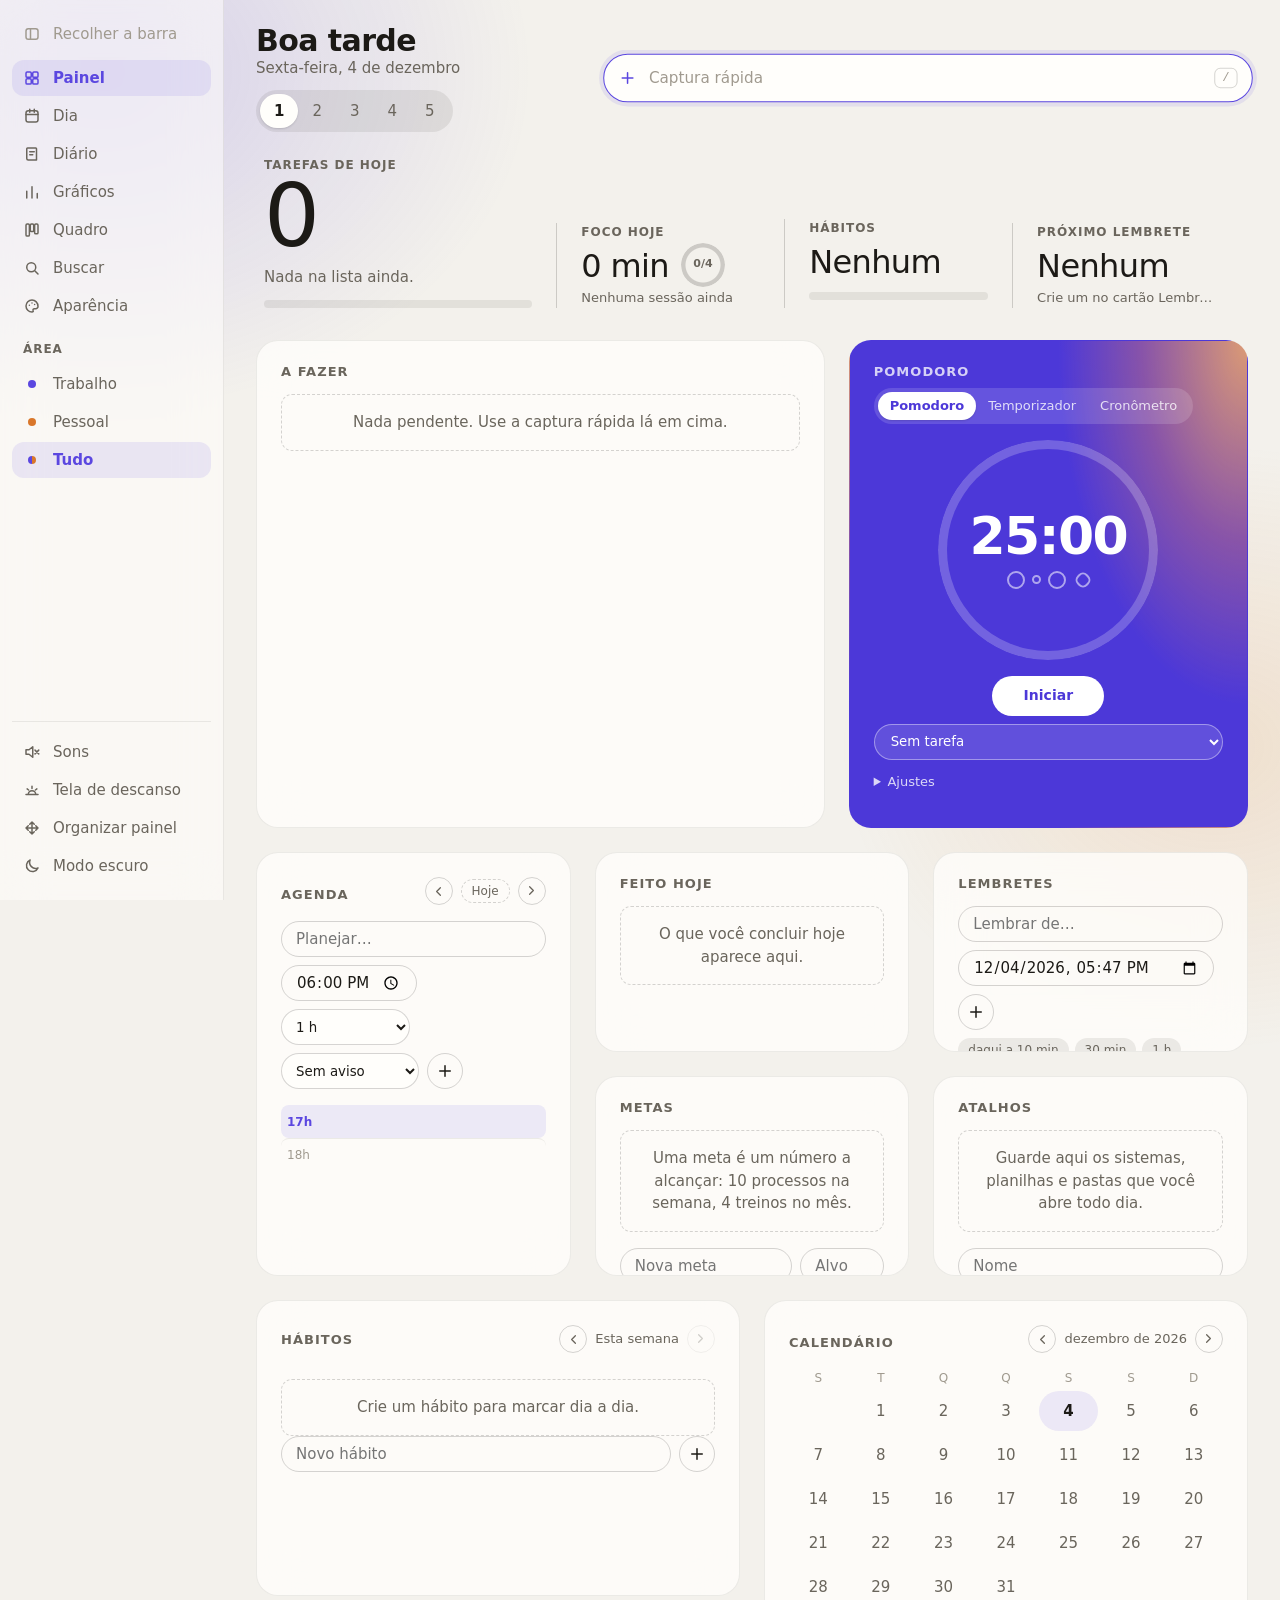
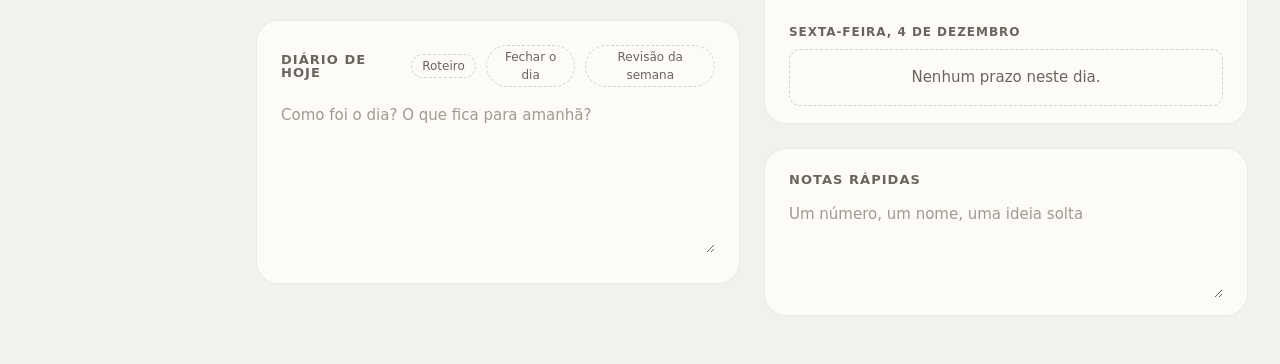
<file: painel/index.html>
<!doctype html>
<html lang="pt-BR">
<head>
<meta charset="utf-8">
<meta name="viewport" content="width=device-width, initial-scale=1">
<title>Recanto</title>
<link rel="stylesheet" href="estilo.css">
<link rel="stylesheet" href="temas.css">
<script src="temas.js"></script>
</head>
<body>
<svg hidden>
  <symbol id="i-check" viewBox="0 0 24 24"><path d="M5 12.5l4.5 4.5L19 7.5"/></symbol>
  <symbol id="i-x" viewBox="0 0 24 24"><path d="M6 6l12 12M18 6L6 18"/></symbol>
  <symbol id="i-cal" viewBox="0 0 24 24"><rect x="4" y="5" width="16" height="15" rx="3"/><path d="M4 10h16M9 3v4M15 3v4"/></symbol>
  <symbol id="i-pega" viewBox="0 0 24 24"><path d="M9 6h.01M15 6h.01M9 12h.01M15 12h.01M9 18h.01M15 18h.01"/></symbol>
  <symbol id="i-mais" viewBox="0 0 24 24"><path d="M12 5v14M5 12h14"/></symbol>
  <symbol id="i-relogio" viewBox="0 0 24 24"><circle cx="12" cy="12" r="8"/><path d="M12 8v4l3 2"/></symbol>
  <symbol id="i-busca" viewBox="0 0 24 24"><circle cx="11" cy="11" r="6"/><path d="M16 16l4 4"/></symbol>
  <symbol id="i-quadro" viewBox="0 0 24 24"><rect x="4" y="4" width="4.5" height="16" rx="1.5"/><rect x="9.75" y="4" width="4.5" height="10" rx="1.5"/><rect x="15.5" y="4" width="4.5" height="13" rx="1.5"/></symbol>
  <symbol id="i-ampulheta" viewBox="0 0 24 24"><path d="M7 4h10M7 20h10M8 4c0 4 8 4 8 8s-8 4-8 8M16 4c0 4-8 4-8 8s8 4 8 8"/></symbol>
  <symbol id="i-repetir" viewBox="0 0 24 24"><path d="M5 9a7 7 0 0 1 12-3l2 2M19 4v4h-4M19 15a7 7 0 0 1-12 3l-2-2M5 20v-4h4"/></symbol>
  <symbol id="i-sino" viewBox="0 0 24 24"><path d="M6 16V11a6 6 0 0 1 12 0v5l1.5 2h-15zM10 20a2 2 0 0 0 4 0"/></symbol>
  <symbol id="i-som" viewBox="0 0 24 24"><path d="M4 9v6h4l5 4V5L8 9zM16 9.5a3.5 3.5 0 0 1 0 5M18.5 7a7 7 0 0 1 0 10"/></symbol>
  <symbol id="i-mudo" viewBox="0 0 24 24"><path d="M4 9v6h4l5 4V5L8 9zM16 9.5l5 5M21 9.5l-5 5"/></symbol>
  <symbol id="i-descanso" viewBox="0 0 24 24"><path d="M4 18h16M7 18a5 5 0 0 1 10 0M12 7v3M5.5 10.5l2 1.5M18.5 10.5l-2 1.5"/></symbol>
  <symbol id="i-anterior" viewBox="0 0 24 24"><path d="M6 6v12M18 6l-9 6 9 6z"/></symbol>
  <symbol id="i-proxima" viewBox="0 0 24 24"><path d="M18 6v12M6 6l9 6-9 6z"/></symbol>
  <symbol id="i-tocar" viewBox="0 0 24 24"><path d="M8 5l11 7-11 7z"/></symbol>
  <symbol id="i-pausar" viewBox="0 0 24 24"><path d="M8 5v14M16 5v14"/></symbol>
  <symbol id="i-menos" viewBox="0 0 24 24"><path d="M5 12h14"/></symbol>
  <symbol id="i-seta" viewBox="0 0 24 24"><path d="M15 6l-6 6 6 6"/></symbol>
  <symbol id="i-painel" viewBox="0 0 24 24"><rect x="4" y="4" width="7" height="7" rx="1.5"/><rect x="13" y="4" width="7" height="7" rx="1.5"/><rect x="4" y="13" width="7" height="7" rx="1.5"/><rect x="13" y="13" width="7" height="7" rx="1.5"/></symbol>
  <symbol id="i-diario" viewBox="0 0 24 24"><path d="M6 4h11a1 1 0 0 1 1 1v15H7a2 2 0 0 1-2-2V5a1 1 0 0 1 1-1zM9 9h6M9 13h4"/></symbol>
  <symbol id="i-graficos" viewBox="0 0 24 24"><path d="M5 20v-9M12 20V5M19 20v-6"/></symbol>
  <symbol id="i-aparencia" viewBox="0 0 24 24"><path d="M12 4a8 8 0 1 0 0 16c1.5 0 2-1 1.5-2-.6-1.3.3-2.5 1.7-2.5H17a3 3 0 0 0 3-3c0-4.7-3.6-8.5-8-8.5z"/><path d="M8.5 11h.01M12 8h.01M15.5 10h.01"/></symbol>
  <symbol id="i-sol" viewBox="0 0 24 24"><circle cx="12" cy="12" r="4"/><path d="M12 3v2M12 19v2M3 12h2M19 12h2M5.6 5.6L7 7M17 17l1.4 1.4M5.6 18.4L7 17M17 7l1.4-1.4"/></symbol>
  <symbol id="i-lua" viewBox="0 0 24 24"><path d="M20 14.5A8 8 0 0 1 9.5 4a8 8 0 1 0 10.5 10.5z"/></symbol>
  <symbol id="i-lado" viewBox="0 0 24 24"><rect x="4" y="5" width="16" height="14" rx="3"/><path d="M10 5v14"/></symbol>
  <symbol id="i-mover" viewBox="0 0 24 24"><path d="M12 4v16M4 12h16M9 7l3-3 3 3M9 17l3 3 3-3M7 9l-3 3 3 3M17 9l3 3-3 3"/></symbol>
  <symbol id="i-baixar" viewBox="0 0 24 24"><path d="M12 4v11M7 11l5 5 5-5M5 20h14"/></symbol>
  <symbol id="i-estrela" viewBox="0 0 24 24"><path d="M12 4l2.5 5.2 5.5.8-4 4 1 5.6-5-2.7-5 2.7 1-5.6-4-4 5.5-.8z"/></symbol>
  <symbol id="i-bandeira" viewBox="0 0 24 24"><path d="M6 21V4M6 5h11l-2 4 2 4H6"/></symbol>
  <symbol id="i-link" viewBox="0 0 24 24"><path d="M10 14a4 4 0 0 0 5.7 0l3-3a4 4 0 0 0-5.7-5.7l-1 1M14 10a4 4 0 0 0-5.7 0l-3 3a4 4 0 0 0 5.7 5.7l1-1"/></symbol>
  <symbol id="i-subir" viewBox="0 0 24 24"><path d="M12 16V5M7 9l5-5 5 5M5 20h14"/></symbol>
  <!-- ícones de atalhos: Material Design Icons (Apache 2.0), ver icones/LEIA.md -->
  <symbol id="i-k-bank-outline" viewBox="0 0 24 24"><g fill="currentColor" stroke="none"><path fill="currentColor" d="M6.5 10h-2v7h2zm6 0h-2v7h2zm8.5 9H2v2h19zm-2.5-9h-2v7h2zm-7-6.74L16.71 6H6.29zm0-2.26L2 6v2h19V6z"/></g></symbol>
  <symbol id="i-k-calendar-month-outline" viewBox="0 0 24 24"><g fill="currentColor" stroke="none"><path fill="currentColor" d="M7 11h2v2H7zm14-6v14c0 1.11-.89 2-2 2H5a2 2 0 0 1-2-2V5c0-1.1.9-2 2-2h1V1h2v2h8V1h2v2h1a2 2 0 0 1 2 2M5 7h14V5H5zm14 12V9H5v10zm-4-6v-2h2v2zm-4 0v-2h2v2zm-4 2h2v2H7zm8 2v-2h2v2zm-4 0v-2h2v2z"/></g></symbol>
  <symbol id="i-k-cart-outline" viewBox="0 0 24 24"><g fill="currentColor" stroke="none"><path fill="currentColor" d="M17 18a2 2 0 0 1 2 2a2 2 0 0 1-2 2a2 2 0 0 1-2-2c0-1.11.89-2 2-2M1 2h3.27l.94 2H20a1 1 0 0 1 1 1c0 .17-.05.34-.12.5l-3.58 6.47c-.34.61-1 1.03-1.75 1.03H8.1l-.9 1.63l-.03.12a.25.25 0 0 0 .25.25H19v2H7a2 2 0 0 1-2-2c0-.35.09-.68.24-.96l1.36-2.45L3 4H1zm6 16a2 2 0 0 1 2 2a2 2 0 0 1-2 2a2 2 0 0 1-2-2c0-1.11.89-2 2-2m9-7l2.78-5H6.14l2.36 5z"/></g></symbol>
  <symbol id="i-k-chat-outline" viewBox="0 0 24 24"><g fill="currentColor" stroke="none"><path fill="currentColor" d="M12 3C6.5 3 2 6.58 2 11a7.22 7.22 0 0 0 2.75 5.5c0 .6-.42 2.17-2.75 4.5c2.37-.11 4.64-1 6.47-2.5c1.14.33 2.34.5 3.53.5c5.5 0 10-3.58 10-8s-4.5-8-10-8m0 14c-4.42 0-8-2.69-8-6s3.58-6 8-6s8 2.69 8 6s-3.58 6-8 6"/></g></symbol>
  <symbol id="i-k-email-outline" viewBox="0 0 24 24"><g fill="currentColor" stroke="none"><path fill="currentColor" d="M22 6c0-1.1-.9-2-2-2H4c-1.1 0-2 .9-2 2v12c0 1.1.9 2 2 2h16c1.1 0 2-.9 2-2zm-2 0l-8 5l-8-5zm0 12H4V8l8 5l8-5z"/></g></symbol>
  <symbol id="i-k-file-document-outline" viewBox="0 0 24 24"><g fill="currentColor" stroke="none"><path fill="currentColor" d="M6 2a2 2 0 0 0-2 2v16a2 2 0 0 0 2 2h12a2 2 0 0 0 2-2V8l-6-6zm0 2h7v5h5v11H6zm2 8v2h8v-2zm0 4v2h5v-2z"/></g></symbol>
  <symbol id="i-k-file-image-outline" viewBox="0 0 24 24"><g fill="currentColor" stroke="none"><path fill="currentColor" d="m14 2l6 6v12a2 2 0 0 1-2 2H6a2 2 0 0 1-2-2V4a2 2 0 0 1 2-2zm4 18V9h-5V4H6v16zm-1-7v6H7l5-5l2 2m-4-5.5A1.5 1.5 0 0 1 8.5 12A1.5 1.5 0 0 1 7 10.5A1.5 1.5 0 0 1 8.5 9a1.5 1.5 0 0 1 1.5 1.5"/></g></symbol>
  <symbol id="i-k-file-outline" viewBox="0 0 24 24"><g fill="currentColor" stroke="none"><path fill="currentColor" d="M14 2H6a2 2 0 0 0-2 2v16a2 2 0 0 0 2 2h12a2 2 0 0 0 2-2V8zm4 18H6V4h7v5h5z"/></g></symbol>
  <symbol id="i-k-file-pdf-box" viewBox="0 0 24 24"><g fill="currentColor" stroke="none"><path fill="currentColor" d="M19 3H5c-1.1 0-2 .9-2 2v14c0 1.1.9 2 2 2h14c1.1 0 2-.9 2-2V5c0-1.1-.9-2-2-2m-9.5 8.5c0 .8-.7 1.5-1.5 1.5H7v2H5.5V9H8c.8 0 1.5.7 1.5 1.5zm5 2c0 .8-.7 1.5-1.5 1.5h-2.5V9H13c.8 0 1.5.7 1.5 1.5zm4-3H17v1h1.5V13H17v2h-1.5V9h3zm-6.5 0h1v3h-1zm-5 0h1v1H7z"/></g></symbol>
  <symbol id="i-k-file-table-outline" viewBox="0 0 24 24"><g fill="currentColor" stroke="none"><path fill="currentColor" d="M14 2H6a2 2 0 0 0-2 2v16a2 2 0 0 0 2 2h12a2 2 0 0 0 2-2V8zm4 18H6V4h7v5h5zm-8-7H7v-2h3zm4 0h-3v-2h3zm-4 3H7v-2h3zm4 0h-3v-2h3zm-4 3H7v-2h3zm4 0h-3v-2h3z"/></g></symbol>
  <symbol id="i-k-folder-outline" viewBox="0 0 24 24"><g fill="currentColor" stroke="none"><path fill="currentColor" d="M20 18H4V8h16m0-2h-8l-2-2H4c-1.11 0-2 .89-2 2v12a2 2 0 0 0 2 2h16a2 2 0 0 0 2-2V8a2 2 0 0 0-2-2"/></g></symbol>
  <symbol id="i-k-github" viewBox="0 0 24 24"><g fill="currentColor" stroke="none"><path fill="currentColor" d="M12 2A10 10 0 0 0 2 12c0 4.42 2.87 8.17 6.84 9.5c.5.08.66-.23.66-.5v-1.69c-2.77.6-3.36-1.34-3.36-1.34c-.46-1.16-1.11-1.47-1.11-1.47c-.91-.62.07-.6.07-.6c1 .07 1.53 1.03 1.53 1.03c.87 1.52 2.34 1.07 2.91.83c.09-.65.35-1.09.63-1.34c-2.22-.25-4.55-1.11-4.55-4.92c0-1.11.38-2 1.03-2.71c-.1-.25-.45-1.29.1-2.64c0 0 .84-.27 2.75 1.02c.79-.22 1.65-.33 2.5-.33s1.71.11 2.5.33c1.91-1.29 2.75-1.02 2.75-1.02c.55 1.35.2 2.39.1 2.64c.65.71 1.03 1.6 1.03 2.71c0 3.82-2.34 4.66-4.57 4.91c.36.31.69.92.69 1.85V21c0 .27.16.59.67.5C19.14 20.16 22 16.42 22 12A10 10 0 0 0 12 2"/></g></symbol>
  <symbol id="i-k-gmail" viewBox="0 0 24 24"><g fill="currentColor" stroke="none"><path fill="currentColor" d="M20 18h-2V9.25L12 13L6 9.25V18H4V6h1.2l6.8 4.25L18.8 6H20m0-2H4c-1.11 0-2 .89-2 2v12a2 2 0 0 0 2 2h16a2 2 0 0 0 2-2V6a2 2 0 0 0-2-2"/></g></symbol>
  <symbol id="i-k-google" viewBox="0 0 24 24"><g fill="currentColor" stroke="none"><path fill="currentColor" d="M21.35 11.1h-9.17v2.73h6.51c-.33 3.81-3.5 5.44-6.5 5.44C8.36 19.27 5 16.25 5 12c0-4.1 3.2-7.27 7.2-7.27c3.09 0 4.9 1.97 4.9 1.97L19 4.72S16.56 2 12.1 2C6.42 2 2.03 6.8 2.03 12c0 5.05 4.13 10 10.22 10c5.35 0 9.25-3.67 9.25-9.09c0-1.15-.15-1.81-.15-1.81"/></g></symbol>
  <symbol id="i-k-google-drive" viewBox="0 0 24 24"><g fill="currentColor" stroke="none"><path fill="currentColor" d="M7.71 3.5L1.15 15l3.43 6l6.55-11.5M9.73 15L6.3 21h13.12l3.43-6m-.57-1L15.42 2H8.57l6.86 12z"/></g></symbol>
  <symbol id="i-k-google-spreadsheet" viewBox="0 0 24 24"><g fill="currentColor" stroke="none"><path fill="currentColor" d="M19 11V9h-8V5H9v4H5v2h4v8h2v-8zm0-8c.5 0 1 .2 1.39.61C20.8 4 21 4.5 21 5v14c0 .5-.2 1-.61 1.39c-.39.41-.89.61-1.39.61H5c-.5 0-1-.2-1.39-.61C3.2 20 3 19.5 3 19V5c0-.5.2-1 .61-1.39C4 3.2 4.5 3 5 3z"/></g></symbol>
  <symbol id="i-k-google-translate" viewBox="0 0 24 24"><g fill="currentColor" stroke="none"><path fill="currentColor" d="M20 5h-9.12L10 2H4a2 2 0 0 0-2 2v13a2 2 0 0 0 2 2h7l1 3h8a2 2 0 0 0 2-2V7a2 2 0 0 0-2-2M7.17 14.59a4.09 4.09 0 0 1-4.09-4.09a4.09 4.09 0 0 1 4.09-4.09c1.04 0 1.99.37 2.74 1.09l.09.04l-1.25 1.18l-.06-.05c-.29-.27-.78-.59-1.52-.59c-1.31 0-2.38 1.09-2.38 2.42s1.07 2.42 2.38 2.42c1.37 0 1.96-.87 2.12-1.46H7.08V9.91h3.95l.01.09c.04.19.05.38.05.59c0 2.35-1.59 4-3.92 4m6.03-1.71c.33.62.74 1.18 1.19 1.7l-.54.53zm.77-.76H13l-.33-1.04h3.99s-.34 1.31-1.56 2.74c-.52-.62-.89-1.23-1.13-1.7M21 20a1 1 0 0 1-1 1h-7l2-2l-.81-2.77l.92-.92L17.79 18l.71-.73l-2.69-2.68c.9-1.03 1.6-2.25 1.92-3.51H19v-1.04h-3.64V9h-1.04v1.04h-1.96L11.18 6H20a1 1 0 0 1 1 1z"/></g></symbol>
  <symbol id="i-k-instagram" viewBox="0 0 24 24"><g fill="currentColor" stroke="none"><path fill="currentColor" d="M7.8 2h8.4C19.4 2 22 4.6 22 7.8v8.4a5.8 5.8 0 0 1-5.8 5.8H7.8C4.6 22 2 19.4 2 16.2V7.8A5.8 5.8 0 0 1 7.8 2m-.2 2A3.6 3.6 0 0 0 4 7.6v8.8C4 18.39 5.61 20 7.6 20h8.8a3.6 3.6 0 0 0 3.6-3.6V7.6C20 5.61 18.39 4 16.4 4zm9.65 1.5a1.25 1.25 0 0 1 1.25 1.25A1.25 1.25 0 0 1 17.25 8A1.25 1.25 0 0 1 16 6.75a1.25 1.25 0 0 1 1.25-1.25M12 7a5 5 0 0 1 5 5a5 5 0 0 1-5 5a5 5 0 0 1-5-5a5 5 0 0 1 5-5m0 2a3 3 0 0 0-3 3a3 3 0 0 0 3 3a3 3 0 0 0 3-3a3 3 0 0 0-3-3"/></g></symbol>
  <symbol id="i-k-linkedin" viewBox="0 0 24 24"><g fill="currentColor" stroke="none"><path fill="currentColor" d="M19 3a2 2 0 0 1 2 2v14a2 2 0 0 1-2 2H5a2 2 0 0 1-2-2V5a2 2 0 0 1 2-2zm-.5 15.5v-5.3a3.26 3.26 0 0 0-3.26-3.26c-.85 0-1.84.52-2.32 1.3v-1.11h-2.79v8.37h2.79v-4.93c0-.77.62-1.4 1.39-1.4a1.4 1.4 0 0 1 1.4 1.4v4.93zM6.88 8.56a1.68 1.68 0 0 0 1.68-1.68c0-.93-.75-1.69-1.68-1.69a1.69 1.69 0 0 0-1.69 1.69c0 .93.76 1.68 1.69 1.68m1.39 9.94v-8.37H5.5v8.37z"/></g></symbol>
  <symbol id="i-k-map-marker-outline" viewBox="0 0 24 24"><g fill="currentColor" stroke="none"><path fill="currentColor" d="M12 6.5A2.5 2.5 0 0 1 14.5 9a2.5 2.5 0 0 1-2.5 2.5A2.5 2.5 0 0 1 9.5 9A2.5 2.5 0 0 1 12 6.5M12 2a7 7 0 0 1 7 7c0 5.25-7 13-7 13S5 14.25 5 9a7 7 0 0 1 7-7m0 2a5 5 0 0 0-5 5c0 1 0 3 5 9.71C17 12 17 10 17 9a5 5 0 0 0-5-5"/></g></symbol>
  <symbol id="i-k-microsoft" viewBox="0 0 24 24"><g fill="currentColor" stroke="none"><path fill="currentColor" d="M2 3h9v9H2zm9 19H2v-9h9zM21 3v9h-9V3zm0 19h-9v-9h9z"/></g></symbol>
  <symbol id="i-k-microsoft-excel" viewBox="0 0 24 24"><g fill="currentColor" stroke="none"><path fill="currentColor" d="M21.17 3.25q.33 0 .59.25q.24.24.24.58v15.84q0 .34-.24.58q-.26.25-.59.25H7.83q-.33 0-.59-.25q-.24-.24-.24-.58V17H2.83q-.33 0-.59-.24Q2 16.5 2 16.17V7.83q0-.33.24-.59Q2.5 7 2.83 7H7V4.08q0-.34.24-.58q.26-.25.59-.25M7 13.06l1.18 2.22h1.79L8 12.06l1.93-3.17H8.22L7.13 10.9l-.04.06l-.03.07q-.26-.53-.56-1.07q-.25-.53-.53-1.07H4.16l1.89 3.19L4 15.28h1.78m8.1 4.22V17H8.25v2.5m5.63-3.75v-3.12H12v3.12m1.88-4.37V8.25H12v3.13M13.88 7V4.5H8.25V7m12.5 12.5V17h-5.62v2.5m5.62-3.75v-3.12h-5.62v3.12m5.62-4.37V8.25h-5.62v3.13M20.75 7V4.5h-5.62V7Z"/></g></symbol>
  <symbol id="i-k-microsoft-onedrive" viewBox="0 0 24 24"><g fill="currentColor" stroke="none"><path fill="currentColor" d="M18.21 10.29q.79.05 1.49.39q.69.32 1.2.89q.51.55.81 1.26q.29.71.29 1.51q0 .84-.32 1.58t-.88 1.29q-.55.55-1.3.87q-.72.33-1.56.33H7q-1.03 0-1.94-.41q-.91-.39-1.59-1.06q-.68-.68-1.07-1.59q-.4-.91-.4-1.94q0-.82.26-1.58q.24-.75.74-1.38q.44-.63 1.08-1.1t1.42-.72q.37-.13.71-.13q.35-.07.72-.09h.01q.43-.66 1.01-1.18q.55-.52 1.25-.89q.67-.34 1.42-.56q.75-.19 1.54-.19q1.06 0 2.04.35t1.8.97q.8.62 1.37 1.48q.58.87.84 1.9m-6.05-3.45q-1.11 0-2.1.46q-1 .45-1.7 1.3q.37.1.71.25q.33.15.66.35l3.98 2.38l2.29-.96q.21-.09.44-.17q.23-.07.48-.12q-.24-.78-.71-1.42t-1.1-1.1q-.61-.46-1.38-.71q-.73-.26-1.57-.26M4 15.66l8.27-3.48l-3.19-1.92q-.49-.29-1.02-.45q-.56-.15-1.11-.15q-.76 0-1.45.3q-.66.3-1.16.81q-.5.52-.8 1.2q-.29.68-.29 1.44q0 .59.2 1.18q.19.6.55 1.07m13.94 1.5q.47 0 .9-.16q.43-.14.8-.42L13.61 13l-8.58 3.59q.44.27.94.41q.5.16 1.03.16m13.45-1.55q.3-.61.3-1.27q0-.64-.25-1.17q-.24-.52-.65-.89q-.42-.37-.97-.57q-.56-.21-1.18-.21q-.35 0-.7.1q-.34.08-.67.21q-.33.12-.66.27q-.32.15-.63.29Z"/></g></symbol>
  <symbol id="i-k-microsoft-outlook" viewBox="0 0 24 24"><g fill="currentColor" stroke="none"><path fill="currentColor" d="M8.56 12.03q0 .38-.06.73q-.11.34-.3.62q-.2.27-.49.43q-.3.16-.71.16q-.42 0-.71-.17t-.48-.45t-.27-.63q-.09-.35-.09-.72q0-.36.09-.72q.08-.35.27-.63t.5-.45q.3-.17.72-.17q.43 0 .72.17q.3.18.48.46q.18.29.27.64q.06.36.06.73M22 12v7.81q0 .39-.27.69q-.28.25-.67.25H7.94q-.39 0-.67-.25q-.27-.3-.27-.69V17H2.83q-.33 0-.59-.24Q2 16.5 2 16.17V7.83q0-.33.24-.59Q2.5 7 2.83 7h5.42V4.13q0-.37.25-.63q.26-.25.63-.25h10.74q.37 0 .63.25q.25.26.25.63v6.91l1.04.6h.01q.08.06.14.16q.06.09.06.2m-5-6.87v2.5h2.5v-2.5M17 8.88v2.5h2.5v-2.5M17 12.63v1.52l2.54-1.52m-6.91-7.5v2.5h3.12v-2.5m-3.12 3.75v2.5h3.12v-2.5m-3.12 3.75v1.69l2.01 1.24l1.11-.66v-2.27M9.5 5.13V7h1.77q.06 0 .11.04V5.12M7 15.32q.73 0 1.32-.26q.58-.26.99-.71q.4-.45.6-1.07q.21-.62.22-1.34q0-.69-.21-1.29q-.2-.59-.6-1.03q-.39-.44-.95-.69q-.57-.25-1.29-.25q-.77 0-1.37.25q-.59.25-1 .7q-.41.46-.62 1.08q-.21.63-.21 1.37q0 .7.21 1.3q.22.59.62 1.02t.97.68q.58.24 1.32.24m1.25 4.18h10.32L12 15.4v.77q0 .33-.24.59q-.26.24-.59.24H8.25m12.5 2.39v-6.03l-4.92 2.95Z"/></g></symbol>
  <symbol id="i-k-microsoft-powerpoint" viewBox="0 0 24 24"><g fill="currentColor" stroke="none"><path fill="currentColor" d="M13.25 3.25q1.21 0 2.33.31q1.12.32 2.09.89q.97.55 1.77 1.36q.79.8 1.36 1.77q.58.97.89 2.09T22 12t-.31 2.33t-.89 2.09q-.57.97-1.36 1.77q-.8.81-1.77 1.36q-.97.58-2.09.89t-2.33.31q-1.07 0-2.1-.25q-1.03-.26-1.95-.74q-.92-.49-1.7-1.18q-.81-.7-1.43-1.58H2.83q-.33 0-.59-.24Q2 16.5 2 16.17V7.83q0-.33.24-.58Q2.5 7 2.83 7h3.24q.62-.88 1.43-1.58q.78-.7 1.7-1.18q.93-.48 1.95-.74q1.03-.25 2.1-.25m.63 1.28v6.84h6.84q-.12-1.37-.69-2.56T18.55 6.7q-.91-.91-2.12-1.48q-1.2-.57-2.55-.69M9.5 10.84q0-.57-.2-.97q-.19-.41-.52-.66q-.33-.26-.78-.37q-.45-.12-1-.12H4.37v6.55h1.54V13h1.03q.48 0 .93-.16q.46-.14.82-.41q.36-.26.58-.67q.23-.4.23-.92m3.75 8.66q.98 0 1.89-.24q.9-.26 1.71-.68q.81-.45 1.48-1.08q.67-.61 1.17-1.37q.5-.77.83-1.66q.31-.89.39-1.85h-8.08V4.53q-1.45.12-2.73.76T7.67 7h3.5q.33 0 .59.25q.24.25.24.58v8.34q0 .33-.24.59q-.26.24-.59.24h-3.5q.53.6 1.17 1.06q.66.44 1.35.78q.72.33 1.49.49q.77.17 1.57.17M6.85 10q.47 0 .76.19q.28.19.28.7q0 .22-.1.36t-.26.25q-.16.07-.35.1q-.18.04-.38.04h-.89V10z"/></g></symbol>
  <symbol id="i-k-microsoft-sharepoint" viewBox="0 0 24 24"><g fill="currentColor" stroke="none"><path fill="currentColor" d="M22 13.25q0 1.04-.4 1.95q-.39.9-1.07 1.58t-1.59 1.08q-.91.39-1.94.39q-.64 0-1.27-.16q-.09.83-.46 1.54q-.38.72-.97 1.25q-.58.53-1.33.82q-.76.3-1.59.3q-.91 0-1.71-.35q-.79-.34-1.39-.93q-.59-.59-.93-1.39q-.35-.8-.35-1.7v-.32q.03-.15.05-.31H2.83q-.33 0-.59-.24Q2 16.5 2 16.17V7.83q0-.33.24-.59Q2.5 7 2.83 7h2.95q.12-1.06.61-2q.48-.89 1.24-1.56q.75-.68 1.71-1.06T11.38 2q1.16 0 2.18.44q1.03.45 1.79 1.21t1.21 1.79Q17 6.46 17 7.63v.31q0 .15-.04.31q1.04 0 1.95.39q.92.39 1.59 1.07q.71.67 1.1 1.58q.4.92.4 1.96m-10.63-10q-.81 0-1.54.29q-.74.28-1.33.78q-.56.5-.95 1.18q-.38.7-.5 1.5h4.12q.33 0 .59.25q.24.25.24.58v4.12l.18-.03q.17-.62.5-1.18q.32-.57.79-1.02q.45-.45 1.03-.79q.54-.33 1.17-.5q.08-.43.08-.8q0-.91-.35-1.71q-.34-.79-.94-1.38q-.59-.59-1.38-.94q-.8-.35-1.71-.35m-4.27 12q.45 0 .9-.09q.42-.09.76-.31q.34-.21.55-.56q.19-.36.19-.88q0-.53-.2-.88q-.22-.35-.55-.59q-.33-.23-.71-.38l-.72-.29Q7 11.14 6.77 11q-.22-.15-.22-.38q0-.16.12-.27q.12-.1.28-.15q.16-.07.33-.09q.18-.01.3-.01q.49 0 .88.12q.38.13.79.38V9.12Q9 9.05 8.81 9q-.2-.05-.39-.08q-.2-.03-.42-.05q-.2-.01-.45-.01q-.43 0-.88.09q-.45.1-.82.32q-.35.23-.59.56q-.23.35-.23.86q0 .5.22.81q.22.35.55.59q.33.23.7.41l.72.29q.34.14.56.29q.22.16.22.38q0 .19-.11.3q-.1.11-.26.16q-.13.08-.32.08H7q-.59 0-1.04-.18q-.46-.2-.92-.52v1.56q.99.39 2.06.39m4.27 5.5q.63 0 1.21-.25q.57-.24 1-.66q.42-.43.67-1t.25-1.21q0-.56-.19-1.07q-.18-.51-.51-.91q-.34-.41-.8-.69q-.45-.28-1-.4v1.61q0 .33-.24.59q-.26.24-.59.24H8.31q-.06.31-.06.63q0 .64.25 1.21q.24.57.66 1q.43.42 1 .66q.57.25 1.21.25M17 17q.77 0 1.45-.29q.69-.29 1.2-.81q.51-.51.81-1.19q.29-.68.29-1.46q0-.75-.29-1.45q-.3-.69-.81-1.2t-1.2-.81Q17.77 9.5 17 9.5t-1.45.3t-1.19.81t-.81 1.19q-.3.7-.3 1.45v.21l.02.22q.46.22.85.54q.38.32.7.71q.3.4.52.86q.21.46.32.95q.66.26 1.34.26"/></g></symbol>
  <symbol id="i-k-microsoft-teams" viewBox="0 0 24 24"><g fill="currentColor" stroke="none"><path fill="currentColor" d="M19.19 8.77q-.46 0-.86-.17q-.39-.17-.69-.47t-.47-.69q-.17-.4-.17-.86q0-.45.17-.85t.47-.69q.3-.3.69-.47q.4-.18.86-.17q.45-.01.85.17q.4.17.7.47q.29.29.47.69q.17.4.17.85q0 .46-.17.86q-.17.39-.47.69t-.7.47t-.85.17m0-3.12q-.39 0-.69.27q-.25.27-.25.66t.25.67q.3.25.69.25t.66-.25q.28-.25.28-.67q0-.39-.28-.66q-.27-.27-.66-.27M22 10.33V15q0 .63-.24 1.2q-.26.57-.67.99q-.43.43-1 .67q-.59.25-1.21.25q-.38 0-.76-.11q-.39-.07-.71-.25q-.24.79-.71 1.44t-1.1 1.11t-1.39.7q-.76.27-1.58.27q-.96 0-1.81-.33q-.82-.33-1.5-.94q-.66-.57-1.09-1.36q-.44-.8-.57-1.74H2.83q-.33 0-.59-.25q-.24-.24-.24-.58V7.73q0-.34.24-.59q.26-.24.59-.24H10q-.29-.6-.29-1.25q0-.61.23-1.15q.22-.5.62-.92q.4-.39.94-.62q.5-.23 1.12-.23q.61 0 1.14.23t.93.62q.4.42.62.92q.23.54.23 1.15q0 .6-.23 1.14q-.22.53-.62.92q-.4.4-.93.63t-1.14.23q-.15 0-.31-.02q-.15-.02-.31-.05v.9h9.06q.39 0 .67.27q.27.27.27.66M12.63 4q-.35 0-.63.11q-.33.13-.56.36q-.22.23-.35.53q-.13.31-.13.65q0 .35.13.65t.35.53q.23.22.56.36q.28.13.63.13q.34 0 .64-.13q.3-.14.53-.36q.23-.23.36-.53q.14-.3.14-.65q0-.34-.14-.65q-.13-.3-.36-.53t-.53-.36q-.3-.11-.64-.11m-4.85 6.18h1.88V8.62H4.34v1.56h1.88v5h1.56m8.6 1.09v-5.62H12v5.42q0 .34-.24.58q-.26.25-.59.25H8.92q.13.67.47 1.25q.34.57.82.99q.48.41 1.1.65q.61.21 1.32.21q.77 0 1.45-.27q.68-.3 1.2-.81q.51-.51.8-1.19q.3-.68.3-1.46M20.75 15v-4.35h-3.12v5.71q.25.25.57.38q.3.12.68.12q.39 0 .73-.15t.59-.4q.26-.25.4-.6q.15-.34.15-.71"/></g></symbol>
  <symbol id="i-k-microsoft-word" viewBox="0 0 24 24"><g fill="currentColor" stroke="none"><path fill="currentColor" d="M21.17 3.25q.33 0 .59.25q.24.24.24.58v15.84q0 .34-.24.58q-.26.25-.59.25H7.83q-.33 0-.59-.25q-.24-.24-.24-.58V17H2.83q-.33 0-.59-.24Q2 16.5 2 16.17V7.83q0-.33.24-.59Q2.5 7 2.83 7H7V4.08q0-.34.24-.58q.26-.25.59-.25m-.8 8.09l1.2 3.94H9.6l1.31-6.56H9.53l-.78 3.88l-1.11-3.75H6.5l-1.19 3.77l-.78-3.9H3.09l1.31 6.56h1.37m14.98 4.22V17H8.25v2.5m12.5-3.75v-3.12H12v3.12m8.75-4.37V8.25H12v3.13M20.75 7V4.5H8.25V7Z"/></g></symbol>
  <symbol id="i-k-netflix" viewBox="0 0 24 24"><g fill="currentColor" stroke="none"><path fill="currentColor" d="M6.5 2h4l2.94 8.83L13.5 2h4v20c-1.25-.22-2.63-.36-4.09-.42L10.5 13l-.07 8.59c-1.4.06-2.73.2-3.93.41z"/></g></symbol>
  <symbol id="i-k-newspaper-variant-outline" viewBox="0 0 24 24"><g fill="currentColor" stroke="none"><path fill="currentColor" d="M20 5v14H4V5zm0-2H4c-1.11 0-2 .89-2 2v14c0 1.11.89 2 2 2h16c1.11 0 2-.89 2-2V5c0-1.11-.89-2-2-2m-2 12H6v2h12zm-8-8H6v6h4zm2 2h6V7h-6zm6 2h-6v2h6z"/></g></symbol>
  <symbol id="i-k-notebook-outline" viewBox="0 0 24 24"><g fill="currentColor" stroke="none"><path fill="currentColor" d="M17 4v6l-2-2l-2 2V4H9v16h10V4zM3 7V5h2V4a2 2 0 0 1 2-2h12c1.05 0 2 .95 2 2v16c0 1.05-.95 2-2 2H7c-1.05 0-2-.95-2-2v-1H3v-2h2v-4H3v-2h2V7zm2-2v2h2V5zm0 14h2v-2H5zm0-6h2v-2H5z"/></g></symbol>
  <symbol id="i-k-presentation" viewBox="0 0 24 24"><g fill="currentColor" stroke="none"><path fill="currentColor" d="M2 3h8a2 2 0 0 1 2-2a2 2 0 0 1 2 2h8v2h-1v11h-5.75L17 22h-2l-1.75-6h-2.5L9 22H7l1.75-6H3V5H2zm3 2v9h14V5z"/></g></symbol>
  <symbol id="i-k-school-outline" viewBox="0 0 24 24"><g fill="currentColor" stroke="none"><path fill="currentColor" d="M12 3L1 9l4 2.18v6L12 21l7-3.82v-6l2-1.09V17h2V9zm6.82 6L12 12.72L5.18 9L12 5.28zM17 16l-5 2.72L7 16v-3.73L12 15l5-2.73z"/></g></symbol>
  <symbol id="i-k-spotify" viewBox="0 0 24 24"><g fill="currentColor" stroke="none"><path fill="currentColor" d="M17.9 10.9C14.7 9 9.35 8.8 6.3 9.75c-.5.15-1-.15-1.15-.6c-.15-.5.15-1 .6-1.15c3.55-1.05 9.4-.85 13.1 1.35c.45.25.6.85.35 1.3c-.25.35-.85.5-1.3.25m-.1 2.8c-.25.35-.7.5-1.05.25c-2.7-1.65-6.8-2.15-9.95-1.15c-.4.1-.85-.1-.95-.5s.1-.85.5-.95c3.65-1.1 8.15-.55 11.25 1.35c.3.15.45.65.2 1m-1.2 2.75c-.2.3-.55.4-.85.2c-2.35-1.45-5.3-1.75-8.8-.95c-.35.1-.65-.15-.75-.45c-.1-.35.15-.65.45-.75c3.8-.85 7.1-.5 9.7 1.1c.35.15.4.55.25.85M12 2A10 10 0 0 0 2 12a10 10 0 0 0 10 10a10 10 0 0 0 10-10A10 10 0 0 0 12 2"/></g></symbol>
  <symbol id="i-k-video-outline" viewBox="0 0 24 24"><g fill="currentColor" stroke="none"><path fill="currentColor" d="M15 8v8H5V8zm1-2H4a1 1 0 0 0-1 1v10a1 1 0 0 0 1 1h12a1 1 0 0 0 1-1v-3.5l4 4v-11l-4 4V7a1 1 0 0 0-1-1"/></g></symbol>
  <symbol id="i-k-web" viewBox="0 0 24 24"><g fill="currentColor" stroke="none"><path fill="currentColor" d="M16.36 14c.08-.66.14-1.32.14-2s-.06-1.34-.14-2h3.38c.16.64.26 1.31.26 2s-.1 1.36-.26 2m-5.15 5.56c.6-1.11 1.06-2.31 1.38-3.56h2.95a8.03 8.03 0 0 1-4.33 3.56M14.34 14H9.66c-.1-.66-.16-1.32-.16-2s.06-1.35.16-2h4.68c.09.65.16 1.32.16 2s-.07 1.34-.16 2M12 19.96c-.83-1.2-1.5-2.53-1.91-3.96h3.82c-.41 1.43-1.08 2.76-1.91 3.96M8 8H5.08A7.92 7.92 0 0 1 9.4 4.44C8.8 5.55 8.35 6.75 8 8m-2.92 8H8c.35 1.25.8 2.45 1.4 3.56A8 8 0 0 1 5.08 16m-.82-2C4.1 13.36 4 12.69 4 12s.1-1.36.26-2h3.38c-.08.66-.14 1.32-.14 2s.06 1.34.14 2M12 4.03c.83 1.2 1.5 2.54 1.91 3.97h-3.82c.41-1.43 1.08-2.77 1.91-3.97M18.92 8h-2.95a15.7 15.7 0 0 0-1.38-3.56c1.84.63 3.37 1.9 4.33 3.56M12 2C6.47 2 2 6.5 2 12a10 10 0 0 0 10 10a10 10 0 0 0 10-10A10 10 0 0 0 12 2"/></g></symbol>
  <symbol id="i-k-whatsapp" viewBox="0 0 24 24"><g fill="currentColor" stroke="none"><path fill="currentColor" d="M12.04 2c-5.46 0-9.91 4.45-9.91 9.91c0 1.75.46 3.45 1.32 4.95L2.05 22l5.25-1.38c1.45.79 3.08 1.21 4.74 1.21c5.46 0 9.91-4.45 9.91-9.91c0-2.65-1.03-5.14-2.9-7.01A9.82 9.82 0 0 0 12.04 2m.01 1.67c2.2 0 4.26.86 5.82 2.42a8.23 8.23 0 0 1 2.41 5.83c0 4.54-3.7 8.23-8.24 8.23c-1.48 0-2.93-.39-4.19-1.15l-.3-.17l-3.12.82l.83-3.04l-.2-.32a8.2 8.2 0 0 1-1.26-4.38c.01-4.54 3.7-8.24 8.25-8.24M8.53 7.33c-.16 0-.43.06-.66.31c-.22.25-.87.86-.87 2.07c0 1.22.89 2.39 1 2.56c.14.17 1.76 2.67 4.25 3.73c.59.27 1.05.42 1.41.53c.59.19 1.13.16 1.56.1c.48-.07 1.46-.6 1.67-1.18s.21-1.07.15-1.18c-.07-.1-.23-.16-.48-.27c-.25-.14-1.47-.74-1.69-.82c-.23-.08-.37-.12-.56.12c-.16.25-.64.81-.78.97c-.15.17-.29.19-.53.07c-.26-.13-1.06-.39-2-1.23c-.74-.66-1.23-1.47-1.38-1.72c-.12-.24-.01-.39.11-.5c.11-.11.27-.29.37-.44c.13-.14.17-.25.25-.41c.08-.17.04-.31-.02-.43c-.06-.11-.56-1.35-.77-1.84c-.2-.48-.4-.42-.56-.43c-.14 0-.3-.01-.47-.01"/></g></symbol>
  <symbol id="i-k-youtube" viewBox="0 0 24 24"><g fill="currentColor" stroke="none"><path fill="currentColor" d="m10 15l5.19-3L10 9zm11.56-7.83c.13.47.22 1.1.28 1.9c.07.8.1 1.49.1 2.09L22 12c0 2.19-.16 3.8-.44 4.83c-.25.9-.83 1.48-1.73 1.73c-.47.13-1.33.22-2.65.28c-1.3.07-2.49.1-3.59.1L12 19c-4.19 0-6.8-.16-7.83-.44c-.9-.25-1.48-.83-1.73-1.73c-.13-.47-.22-1.1-.28-1.9c-.07-.8-.1-1.49-.1-2.09L2 12c0-2.19.16-3.8.44-4.83c.25-.9.83-1.48 1.73-1.73c.47-.13 1.33-.22 2.65-.28c1.3-.07 2.49-.1 3.59-.1L12 5c4.19 0 6.8.16 7.83.44c.9.25 1.48.83 1.73 1.73"/></g></symbol>
</svg>

<aside class="lado" id="lado" aria-label="Navegação">
  <button class="lado-item" id="recolher" title="Recolher a barra"><span class="ic"><svg aria-hidden="true"><use href="#i-lado"/></svg></span><span>Recolher a barra</span></button>
  <nav id="vistas" aria-label="Tela">
    <button class="lado-item" data-ir="painel" title="Painel"><span class="ic"><svg aria-hidden="true"><use href="#i-painel"/></svg></span><span>Painel</span></button>
    <button class="lado-item" data-ir="dia" title="Dia"><span class="ic"><svg aria-hidden="true"><use href="#i-cal"/></svg></span><span>Dia</span></button>
    <button class="lado-item" data-ir="diario" title="Diário"><span class="ic"><svg aria-hidden="true"><use href="#i-diario"/></svg></span><span>Diário</span></button>
    <button class="lado-item" data-ir="graficos" title="Gráficos"><span class="ic"><svg aria-hidden="true"><use href="#i-graficos"/></svg></span><span>Gráficos</span></button>
    <button class="lado-item" data-ir="quadro" title="Quadro"><span class="ic"><svg aria-hidden="true"><use href="#i-quadro"/></svg></span><span>Quadro</span></button>
    <button class="lado-item" data-ir="busca" title="Buscar (Ctrl+K)"><span class="ic"><svg aria-hidden="true"><use href="#i-busca"/></svg></span><span>Buscar</span></button>
    <button class="lado-item" data-ir="config" title="Aparência"><span class="ic"><svg aria-hidden="true"><use href="#i-aparencia"/></svg></span><span>Aparência</span></button>
  </nav>
  <p class="rot">Área</p>
  <div id="areas" aria-label="Área">
    <button class="lado-item" data-area="trabalho" title="Trabalho"><span class="ponto" data-area="trabalho"></span><span>Trabalho</span></button>
    <button class="lado-item" data-area="pessoal" title="Pessoal"><span class="ponto" data-area="pessoal"></span><span>Pessoal</span></button>
    <button class="lado-item" data-area="tudo" title="Tudo"><span class="ponto" data-area="tudo"></span><span>Tudo</span></button>
  </div>
  <div class="lado-fim">
    <button class="lado-item" id="sonsBotao" popovertarget="sonsJanela" title="Sons"></button>
    <button class="lado-item" id="descansar" title="Tela de descanso"><span class="ic"><svg aria-hidden="true"><use href="#i-descanso"/></svg></span><span>Tela de descanso</span></button>
    <button class="lado-item" id="organizar" title="Organizar painel"><span class="ic"><svg aria-hidden="true"><use href="#i-mover"/></svg></span><span>Organizar painel</span></button>
    <button class="lado-item" id="alternarModo"></button>
  </div>
</aside>

<div class="conteudo">
<div class="musica" id="musica" hidden aria-label="Tocando agora no Spotify">
  <span class="eq" id="musicaEq" aria-hidden="true"><i></i><i></i><i></i></span>
  <p class="musica-lado" id="musicaAntes" hidden><span class="musica-rot">tocou:</span> <span id="musicaAntesTxt"></span></p>
  <div class="musica-meio">
    <button class="musica-trilho" data-musica="abrir" title="Abrir o Spotify"><span class="musica-texto"><b id="musicaNome"></b> <time id="musicaTempo"></time></span></button>
  </div>
  <p class="musica-lado" id="musicaSeguir" hidden><span class="musica-rot">a seguir:</span> <span id="musicaSeguirTxt"></span></p>
  <div class="musica-controles">
    <button data-musica="anterior" title="Anterior" aria-label="Música anterior"><span class="ic"><svg aria-hidden="true"><use href="#i-anterior"/></svg></span></button>
    <button data-musica="tocar" id="musicaTocar" title="Tocar ou pausar" aria-label="Tocar ou pausar"><span class="ic"><svg aria-hidden="true"><use href="#i-pausar"/></svg></span></button>
    <button data-musica="proxima" title="Próxima" aria-label="Próxima música"><span class="ic"><svg aria-hidden="true"><use href="#i-proxima"/></svg></span></button>
  </div>
</div>
<header class="topo">
  <div class="marca">
    <h1 id="saudacao"></h1>
    <p id="hoje"></p>
    <div class="seg paineis" id="paineis" aria-label="Painel" title="Cada número guarda um arranjo do painel (Alt+1 a Alt+5)">
      <button data-painel="0">1</button><button data-painel="1">2</button><button data-painel="2">3</button><button data-painel="3">4</button><button data-painel="4">5</button>
    </div>
  </div>
  <div class="topo-dir">
    <form id="captura" class="captura">
      <span class="ic"><svg aria-hidden="true"><use href="#i-mais"/></svg></span>
      <input id="capturaTexto" placeholder="Captura rápida" aria-label="Captura rápida" autocomplete="off" autofocus>
      <kbd title="Aperte / para vir para cá">/</kbd>
    </form>
  </div>
</header>

<main>
  <section data-vista="painel" class="grade">
    <div class="org-barra" id="orgBarra" hidden>
      <b>Organizando o painel</b>
      <span class="org-dica">Arraste pelo título e estique pelas bordas.</span>
      <span>Resumo</span>
      <span class="fichas" id="orgResumo" style="margin: 0" aria-label="Números do resumo que aparecem"></span>
      <span id="orgOcultos" class="org-ocultos"></span>
      <button class="texto-btn" id="orgPadrao">Restaurar padrão</button>
      <button class="botao cheio" id="orgConcluir">Concluir</button>
    </div>
    <div class="resumo">
      <div class="heroi" data-resumo="tarefas">
        <p class="rot">Tarefas de hoje</p>
        <p class="heroi-num"><span id="heroiFeitas">0</span><small id="heroiTotal"></small></p>
        <p class="heroi-leg" id="heroiLeg"></p>
        <div class="barra"><i id="heroiBarra"></i></div>
        <div class="xp" title="Tarefa concluída: 10 XP · hábito feito: 5 XP · foco: 1 XP a cada 5 min">
          <p class="rot"><span id="xpNivel"></span><span id="xpLeg"></span></p>
          <div class="barra"><i id="xpBarra"></i></div>
        </div>
      </div>
      <div class="ind" data-resumo="foco">
        <p class="rot">Foco hoje</p>
        <div class="foco-linha"><p class="ind-num" id="kFoco"></p><span class="anel-meta" id="kFocoAnel"><b id="kFocoMeta"></b></span></div>
        <p class="ind-leg" id="kFocoLeg"></p>
      </div>
      <div class="ind" data-resumo="habitos">
        <p class="rot" data-rpg="Treino">Hábitos</p>
        <p class="ind-num" id="kHabitos"></p>
        <div class="barra"><i id="kHabitosBarra"></i></div>
      </div>
      <div class="ind" data-resumo="lembrete">
        <p class="rot">Próximo lembrete</p>
        <p class="ind-num" id="kLembrete"></p>
        <p class="ind-leg" id="kLembreteLeg"></p>
      </div>
    </div>
    <div class="colunas" id="colunas">
    <div class="col">
    <article class="cartao c-fazer">
      <header><h2 data-rpg="Missões">A fazer</h2><span class="conta" id="contagem"></span></header>
      <div class="tres" id="tresBloco" hidden>
        <p class="rot"><span data-rpg="Missões principais">Três do dia</span><span id="tresConta"></span></p>
        <ul id="tres" class="tarefas"></ul>
      </div>
      <ul id="lista" class="tarefas"></ul>
      <div class="espera-bloco" id="esperaBloco" hidden>
        <p class="rot">Aguardando alguém</p>
        <ul id="espera" class="tarefas"></ul>
      </div>
      <p class="vazio" id="vazioLista">Nada pendente. Use a captura rápida lá em cima.</p>
    </article>
    <article class="cartao c-feito">
      <header><h2 data-rpg="Conquistas de hoje">Feito hoje</h2><span class="conta" id="contagemFeito"></span></header>
      <ul id="feitoHoje" class="tarefas"></ul>
      <p class="vazio" id="vazioFeito">O que você concluir hoje aparece aqui.</p>
    </article>
    <article class="cartao c-habitos">
      <header>
        <h2 data-rpg="Treino diário">Hábitos</h2>
        <span class="anelzinho" id="habitosAnel" title="Feitos hoje"><b id="habitosHoje"></b></span>
        <div class="nav-semana">
          <button id="semAntes" class="redondo mini" aria-label="Semana anterior"><span class="ic"><svg aria-hidden="true"><use href="#i-seta"/></svg></span></button>
          <span id="semRotulo"></span>
          <button id="semDepois" class="redondo mini vira" aria-label="Semana seguinte"><span class="ic"><svg aria-hidden="true"><use href="#i-seta"/></svg></span></button>
        </div>
      </header>
      <div id="habitosGrade" class="habitos"></div>
      <p class="vazio" id="vazioHabitos">Crie um hábito para marcar dia a dia.</p>
      <form id="formHabito" class="form-lembrete">
        <input id="habitoNome" placeholder="Novo hábito" aria-label="Nome do hábito" autocomplete="off" required>
        <button class="redondo" aria-label="Adicionar hábito"><span class="ic"><svg aria-hidden="true"><use href="#i-mais"/></svg></span></button>
      </form>
    </article>
    </div>
    <div class="col">
    <article class="cartao c-pomo" id="tempoCartao" data-modo="pomo">
      <header>
        <h2 class="js-fase">Pomodoro</h2>
        <div class="seg seg-clara" id="modos" aria-label="Tipo de relógio">
          <button data-modo="pomo">Pomodoro</button>
          <button data-modo="timer">Temporizador</button>
          <button data-modo="crono">Cronômetro</button>
        </div>
      </header>
      <div class="mostrador">
        <button class="relogio js-relogio" data-acao="foco" title="Abrir o modo foco">25:00</button>
        <p class="ciclos so-pomo" id="ciclos" aria-hidden="true"></p>
      </div>
      <div class="controles">
        <button class="botao cheio js-alternar" data-acao="alternar">Iniciar</button>
        <button class="botao" data-acao="parar">Parar</button>
        <button class="botao so-pomo" data-acao="pular">Pular</button>
        <select id="pomoTarefa" class="so-pomo" aria-label="Tarefa em foco"></select>
        <label class="so-timer campo">Minutos <input type="number" id="timerMin" min="1" max="600"></label>
      </div>
      <details class="ajustes">
        <summary>Ajustes</summary>
        <div class="campos so-pomo">
          <label class="campo">Foco <input type="number" id="cfgFoco" data-pomo="foco" min="1" max="180"></label>
          <label class="campo">Pausa curta <input type="number" id="cfgCurta" data-pomo="curta" min="1" max="60"></label>
          <label class="campo">Pausa longa <input type="number" id="cfgLonga" data-pomo="longa" min="1" max="120"></label>
          <label class="campo">Meta de focos por dia <input type="number" id="cfgMeta" min="0" max="20" title="0 desliga a meta"></label>
          <label class="campo">Focos por sessão <input type="number" id="cfgCiclos" data-pomo="ciclos" min="1" max="8"></label>
        </div>
        <div class="campos">
          <label class="campo">Volume <input type="range" id="cfgVolume" min="0" max="1" step="0.05"></label>
          <button class="botao" data-acao="testarSom">Testar som</button>
          <button class="botao" data-acao="avisoWindows" id="avisoWindows" title="Mostra o alarme no canto da tela quando o dashboard está minimizado ou em outra aba">Avisar pelo Windows</button>
          <button class="botao" data-acao="escolherSom">Usar meu som</button>
          <button class="botao" data-acao="apitoPadrao" id="apitoPadrao" hidden>Voltar à buzina de trem</button>
          <input type="file" id="arquivoSom" accept="audio/*" hidden>
        </div>
      </details>
    </article>
    <article class="cartao c-lembretes">
      <header><h2 data-rpg="Mensageiro">Lembretes</h2><span class="conta" id="contagemLembretes"></span></header>
      <form id="formLembrete" class="form-lembrete">
        <input id="lembreteTexto" placeholder="Lembrar de…" aria-label="Texto do lembrete" autocomplete="off" required>
        <input type="datetime-local" id="lembreteQuando" aria-label="Quando" required>
        <button class="redondo" aria-label="Adicionar lembrete"><span class="ic"><svg aria-hidden="true"><use href="#i-mais"/></svg></span></button>
      </form>
      <p class="atalhos" id="atalhosLembrete">
        <button type="button" data-min="10">daqui a 10 min</button>
        <button type="button" data-min="30">30 min</button>
        <button type="button" data-min="60">1 h</button>
      </p>
      <ul id="lembretes" class="tarefas"></ul>
    </article>
    <article class="cartao c-agenda">
      <header>
        <h2 data-rpg="Jornada">Agenda</h2>
        <div class="nav-semana">
          <button id="agAntes" class="redondo mini" aria-label="Dia anterior"><span class="ic"><svg aria-hidden="true"><use href="#i-seta"/></svg></span></button>
          <button id="agRotulo" class="texto-btn mini" title="Voltar para hoje"></button>
          <button id="agDepois" class="redondo mini vira" aria-label="Dia seguinte"><span class="ic"><svg aria-hidden="true"><use href="#i-seta"/></svg></span></button>
        </div>
      </header>
      <form id="formAgenda" class="form-lembrete">
        <input id="agendaTexto" placeholder="Planejar…" aria-label="O que planejar" autocomplete="off" required>
        <input type="time" id="agendaHora" aria-label="Hora" required>
        <select id="agendaMin" aria-label="Duração">
          <option value="0">sem duração</option><option value="15">15 min</option><option value="30">30 min</option>
          <option value="60" selected>1 h</option><option value="90">1 h 30</option><option value="120">2 h</option><option value="180">3 h</option>
        </select>
        <select id="agendaAviso" aria-label="Aviso com som" title="Toca o som e mostra um aviso no meio da tela">
          <option value="">Sem aviso</option><option value="0">Avisar na hora</option><option value="5">5 min antes</option>
          <option value="10">10 min antes</option><option value="15">15 min antes</option><option value="30">30 min antes</option>
          <option value="60">1 h antes</option><option value="outro">Avisar às…</option>
        </select>
        <input type="time" id="agendaAvisoHora" aria-label="Hora do aviso" hidden>
        <button class="redondo" aria-label="Pôr na agenda"><span class="ic"><svg aria-hidden="true"><use href="#i-mais"/></svg></span></button>
      </form>
      <ul id="agenda" class="agenda"></ul>
    </article>
    <article class="cartao c-mes">
      <header>
        <h2 data-rpg="Calendário do reino">Calendário</h2>
        <div class="nav-semana">
          <button id="mesAntes" class="redondo mini" aria-label="Mês anterior"><span class="ic"><svg aria-hidden="true"><use href="#i-seta"/></svg></span></button>
          <span id="mesRotulo"></span>
          <button id="mesDepois" class="redondo mini vira" aria-label="Mês seguinte"><span class="ic"><svg aria-hidden="true"><use href="#i-seta"/></svg></span></button>
        </div>
      </header>
      <div class="mes" id="mes"></div>
      <p class="rot" id="mesDia"></p>
      <ul id="mesTarefas" class="tarefas"></ul>
      <p class="vazio" id="mesVazio">Nenhum prazo neste dia.</p>
    </article>
    <article class="cartao c-metas">
      <header><h2 data-rpg="Grandes feitos">Metas</h2></header>
      <ul id="metas" class="metas"></ul>
      <p class="vazio" id="vazioMetas">Uma meta é um número a alcançar: 10 processos na semana, 4 treinos no mês.</p>
      <form id="formMeta" class="form-lembrete">
        <input id="metaTexto" placeholder="Nova meta" aria-label="Meta" autocomplete="off" required>
        <input type="number" id="metaAlvo" class="curto" placeholder="Alvo" aria-label="Quantas vezes" min="1" max="9999" required>
        <input type="date" id="metaAte" aria-label="Até quando (opcional)" title="Até quando (opcional)">
        <select id="metaRep" aria-label="Repetir" title="Uma meta que se repete volta a zero no começo de cada semana ou mês">
          <option value="">Uma vez</option><option value="semana">Toda semana</option><option value="mes">Todo mês</option>
        </select>
        <button class="redondo" aria-label="Adicionar meta"><span class="ic"><svg aria-hidden="true"><use href="#i-mais"/></svg></span></button>
      </form>
    </article>
    <article class="cartao c-notas">
      <header><h2 data-rpg="Pergaminho">Notas rápidas</h2></header>
      <textarea id="notas" class="nota" placeholder="Um número, um nome, uma ideia solta" aria-label="Notas rápidas"></textarea>
    </article>
    <article class="cartao c-atalhos">
      <header><h2 data-rpg="Portais">Atalhos</h2></header>
      <ul id="links" class="links"></ul>
      <p class="vazio" id="vazioLinks">Guarde aqui os sistemas, planilhas e pastas que você abre todo dia.</p>
      <form id="formAtalho" class="form-lembrete">
        <input id="atalhoNome" placeholder="Nome" aria-label="Nome do atalho" autocomplete="off" required>
        <input id="atalhoUrl" class="largo" placeholder="Link ou caminho da pasta" aria-label="Endereço do atalho" autocomplete="off" required>
        <button class="redondo" aria-label="Adicionar atalho"><span class="ic"><svg aria-hidden="true"><use href="#i-mais"/></svg></span></button>
      </form>
    </article>
    <article class="cartao c-diario">
      <header><h2 data-rpg="Diário de bordo">Diário de hoje</h2><button class="texto-btn mini" data-roteiro="diarioHoje" title="Preenche a página com três perguntas">Roteiro</button><button class="texto-btn mini" id="fecharDia" title="Escreve o resumo do dia no diário e passa para amanhã as tarefas com prazo até hoje">Fechar o dia</button><button class="texto-btn mini" id="revisaoSemana" title="Três perguntas e o resumo da semana, no diário de hoje" hidden>Revisão da semana</button></header>
      <textarea id="diarioHoje" class="pagina" placeholder="Como foi o dia? O que fica para amanhã?" aria-label="Diário de hoje"></textarea>
    </article>
    </div>
    </div>
  </section>

  <section data-vista="dia" hidden>
    <article class="cartao dia">
      <header class="nav-dia">
        <button id="diaAntes" class="redondo" aria-label="Dia anterior"><span class="ic"><svg aria-hidden="true"><use href="#i-seta"/></svg></span></button>
        <div>
          <h2 id="tituloDia"></h2>
          <p id="resumoDia"></p>
        </div>
        <button id="diaDepois" class="redondo vira" aria-label="Dia seguinte"><span class="ic"><svg aria-hidden="true"><use href="#i-seta"/></svg></span></button>
        <input type="date" id="dataDia" aria-label="Ir para a data">
        <button id="diaHoje" class="texto-btn">Hoje</button>
      </header>
      <div class="tempo" id="tempo">
        <div class="tempo-dentro">
          <div class="horas" id="horas"></div>
          <ul class="trilha" id="trilha"></ul>
        </div>
      </div>
      <p id="habitosDia" class="habitos-dia" hidden></p>
      <ul id="feitoDia" class="tarefas linha-tempo"></ul>
      <div class="pagina-dia">
        <header><h2>Diário</h2><button class="texto-btn mini" data-roteiro="diarioDia" title="Preenche a página com três perguntas">Roteiro</button></header>
        <textarea id="diarioDia" class="pagina" placeholder="Nada escrito neste dia." aria-label="Diário deste dia"></textarea>
      </div>
    </article>
  </section>

  <section data-vista="diario" hidden>
    <article class="cartao dia">
      <header class="cabeca-diario">
        <h2>Diário</h2>
        <input type="search" id="buscaDiario" placeholder="Buscar nas páginas" aria-label="Buscar no diário">
      </header>
      <ul id="paginas" class="paginas"></ul>
      <p class="vazio" id="vazioPaginas"></p>
    </article>
  </section>

  <section data-vista="graficos" hidden>
    <article class="cartao dia">
      <header class="g-cabeca">
        <div class="seg" id="gTipos" aria-label="Período">
          <button data-tipo="semana">Semana</button>
          <button data-tipo="mes">Mês</button>
          <button data-tipo="ano">Ano</button>
        </div>
        <div class="nav-semana">
          <button id="gAntes" class="redondo mini" aria-label="Período anterior"><span class="ic"><svg aria-hidden="true"><use href="#i-seta"/></svg></span></button>
          <span id="gRotulo"></span>
          <button id="gDepois" class="redondo mini vira" aria-label="Período seguinte"><span class="ic"><svg aria-hidden="true"><use href="#i-seta"/></svg></span></button>
        </div>
      </header>
      <div id="graficos"></div>
      <details class="g-tabela" id="gDetalhe">
        <summary>Ver como tabela</summary>
        <div id="gTabela"></div>
      </details>
      <details class="g-tabela" id="gTextoDet">
        <summary>Resumo em texto</summary>
        <textarea id="gTexto" class="nota" readonly aria-label="Resumo do período em texto" style="margin: 12px 0"></textarea>
        <button class="botao" id="gCopiar">Copiar</button>
      </details>
    </article>
  </section>

  <section data-vista="quadro" hidden>
    <article class="cartao">
      <header class="cabeca-diario">
        <h2 data-rpg="Campanhas">Quadro de projetos</h2>
        <form id="formProjeto" class="form-lembrete">
          <input id="projetoNome" placeholder="Novo projeto" aria-label="Nome do projeto" autocomplete="off" required>
          <button class="redondo" aria-label="Adicionar projeto"><span class="ic"><svg aria-hidden="true"><use href="#i-mais"/></svg></span></button>
        </form>
      </header>
      <div class="quadro" id="quadro"></div>
    </article>
  </section>

  <section data-vista="busca" hidden>
    <article class="cartao dia">
      <header class="cabeca-diario">
        <h2>Buscar</h2>
        <input type="search" id="buscaGeral" placeholder="Procurar em tudo" aria-label="Procurar em tudo" autocomplete="off">
      </header>
      <div id="achados"></div>
    </article>
  </section>

  <section data-vista="config" hidden>
    <article class="cartao dia">
      <header><h2>Aparência</h2></header>
      <h3 class="sub">Tema</h3>
      <div class="temas" id="temas"></div>
      <h3 class="sub">Revezar temas</h3>
      <div class="seg" id="rodizioTempo" style="width: fit-content" aria-label="Trocar de tema a cada"></div>
      <p class="fichas" id="rodizioTemas" aria-label="Temas que entram no revezamento"></p>
      <p class="ind-leg" id="rodizioLeg" role="status"></p>
      <h3 class="sub">Tema pela hora do dia</h3>
      <button class="botao" id="horaLigar" aria-pressed="false"></button>
      <div class="hora-temas" id="horaTemas" hidden></div>
      <p class="ind-leg" id="horaLeg" role="status"></p>
      <h3 class="sub">Claro ou escuro</h3>
      <div class="seg" id="modosCor" style="width: fit-content">
        <button data-cor="sistema">Seguir o sistema</button>
        <button data-cor="claro">Claro</button>
        <button data-cor="escuro">Escuro</button>
      </div>
      <h3 class="sub">Dados</h3>
      <p class="ind-leg">Cópia de tudo num arquivo, para guardar ou levar para outro computador. Importar junta com o que já existe.</p>
      <div class="dados">
        <button class="botao" id="exportar">Exportar dados</button>
        <button class="botao" id="importar">Importar dados</button>
        <input type="file" id="arquivo" accept=".json,application/json" hidden>
      </div>
    </article>
  </section>
</main>

</div>

<section id="foco" hidden>
  <button class="texto-btn foco-sair" data-acao="sairFoco">Voltar ao painel</button>
  <div class="anel">
    <div class="anel-miolo">
      <p class="foco-fase js-fase"></p>
      <p class="foco-relogio js-relogio"></p>
      <p class="foco-tarefa" id="focoTarefa"></p>
    </div>
  </div>
  <div class="controles">
    <button class="botao" data-acao="parar">Parar</button>
    <button class="botao cheio js-alternar" data-acao="alternar"></button>
    <button class="botao so-pomo" data-acao="pular">Pular</button>
  </div>
</section>

<div id="sonsJanela" class="janela-sons" popover aria-label="Sons">
  <header><b>Sons</b><button class="botao" id="sonsMudo"></button></header>
  <ul id="sons" class="sons"></ul>
  <p class="ind-leg" id="sonsLeg"></p>
</div>

<section id="descanso" hidden aria-label="Tela de descanso">
  <p class="desc-hora" id="descHora"></p>
  <p class="desc-data" id="descData"></p>
  <p class="desc-prox" id="descProx"></p>
  <p class="desc-dica">Clique ou aperte uma tecla para voltar</p>
</section>

<div class="ag-alertas" id="agendaAlerta" role="alert" hidden></div>

<div id="alarme" role="alert" hidden>
  <span id="alarmeTexto"></span>
  <button class="botao cheio" data-acao="dispensar" id="alarmeBotao"></button>
  <button class="botao" data-acao="parar" id="alarmeEncerrar">Encerrar</button>
</div>

<div id="aviso" role="status"></div>
<script src="app.js"></script>
<script src="tempo.js"></script>
<script src="habitos.js"></script>
<script src="diario.js"></script>
<script src="graficos.js"></script>
<script src="agenda.js"></script>
<script src="sons/lista.js"></script>
<script src="ambiente.js"></script>
<script src="layout.js"></script>
<script src="../ponte.js"></script>
</body>
</html>
</file>
<file: painel/estilo.css>
/* Tokens do tema padrão (Aurora). Os outros temas ficam em temas.css e redefinem TODOS estes tokens.
   O modo (claro/escuro) vem de data-modo no <html>, posto por temas.js. */
:root, [data-tema="aurora"] {
  --pad: 24px;                       /* respiro interno dos cartões; espaços em múltiplos de 8 (ver DESIGN.md) */
  --raio-ctl: 999px;                 /* raio de botões, campos e pílulas */
  --traco: 1px;                      /* espessura do contorno dos cartões */
  --borda-cartao: var(--borda);
  --sombra: none;
  --fonte: "Segoe UI Variable Text", "Segoe UI", system-ui, sans-serif;
  --fonte-display: "Segoe UI Variable Display", "Segoe UI", system-ui, sans-serif;
  --fundo: #f3f1ec;
  --cartao: #fffefb;
  --borda: #1c1a1614;
  --borda-forte: #1c1a162e;
  --tinta: #1c1a16;
  --tinta-2: #6a655c;
  --tinta-3: #a09a8f;
  --destaque: #5b47e0;
  --destaque-suave: #5b47e01a;
  --ok: #1f9d62;
  --perigo: #c8402f;
  --trabalho: #5b47e0;
  --pessoal: #d9772b;
  --barra: #5b47e0; /* cor das barras dos gráficos; validada contra o fundo claro */
  --destaque-cheio: #4c38d8;
  --brilho-1: #5b47e030;
  --brilho-2: #e08a3a2b;
  --raio: 22px;
  --mola: cubic-bezier(.2, .9, .25, 1.15);
  --suave: cubic-bezier(.2, .7, .2, 1);
}
:root { color-scheme: light; }
:root[data-modo="escuro"] { color-scheme: dark; }
:root[data-modo="escuro"], [data-modo="escuro"] [data-tema="aurora"] {
    --fundo: #131216;
    --cartao: #1c1b21;
    --borda: #ffffff12;
    --borda-forte: #ffffff2b;
    --tinta: #f1eff6;
    --tinta-2: #a5a1b2;
    --tinta-3: #6d6979;
    --destaque: #9d8cff;
    --destaque-suave: #9d8cff24;
    --ok: #4cc98b;
    --perigo: #ff7a66;
    --trabalho: #9d8cff;
    --pessoal: #f0a25e;
    --barra: #8572f7; /* passo próprio do modo escuro (o --destaque de lá é claro demais para preencher barras) */
    --destaque-cheio: #5440e0;
    --brilho-1: #6a55ff38;
    --brilho-2: #e08a3a24;
}

* { box-sizing: border-box; }
[hidden] { display: none !important; }
body {
  margin: 0; min-height: 100vh; background: var(--fundo); color: var(--tinta); font: 15px/1.5 var(--fonte);
  display: grid; grid-template-columns: auto minmax(0, 1fr);
}
.conteudo { min-width: 0; padding: 24px clamp(16px, 2.5vw, 40px) 24px; display: flex; flex-direction: column; gap: 24px; }

/* ---------- barra lateral ---------- */
.lado {
  position: sticky; top: 0; height: 100vh; width: 224px; padding: 16px 12px; overflow-y: auto;
  display: flex; flex-direction: column; gap: 4px;
  background: color-mix(in srgb, var(--cartao) 55%, transparent); backdrop-filter: blur(24px); border-right: 1px solid var(--borda);
  transition: width .3s var(--suave);
}
.lado nav, #areas, .lado-fim { display: grid; gap: 2px; }
.lado-item {
  display: flex; align-items: center; gap: 12px; width: 100%; min-height: 36px; padding: 0 11px; border-radius: min(var(--raio-ctl), 12px);
  color: var(--tinta-2); text-align: left; white-space: nowrap; overflow: hidden; transition: background .2s, color .2s;
}
.lado-item > * { pointer-events: none; flex: none; } /* o clique é sempre do botão (os manipuladores leem o data- dele) */
.lado-item:hover { background: var(--borda); color: var(--tinta); }
.lado-item[aria-pressed="true"] { background: var(--destaque-suave); color: var(--destaque); font-weight: 600; }
.lado .rot { padding: 12px 11px 4px; }
.lado-fim { margin-top: auto; padding-top: 12px; border-top: 1px solid var(--borda); }
#recolher { margin-bottom: 4px; color: var(--tinta-3); }
/* tela baixa: itens ainda menores, para a barra caber sem rolagem */
@media (max-height: 720px) { .lado { padding: 10px 12px; } .lado-item { min-height: 30px; } .lado .rot { padding: 8px 11px 2px; } }
.ponto { width: 8px; height: 8px; margin: 0 5px; border-radius: 50%; background: var(--trabalho); }
.ponto[data-area="pessoal"] { background: var(--pessoal); }
.ponto[data-area="tudo"] { background: linear-gradient(90deg, var(--trabalho) 50%, var(--pessoal) 50%); }
:root[data-mini] .lado { width: 64px; }
:root[data-mini] .lado-item > span:not(.ic, .ponto), :root[data-mini] .lado .rot { display: none; }
@media (max-width: 900px) {
  body { grid-template-columns: minmax(0, 1fr); }
  .lado { position: static; height: auto; width: auto !important; flex-direction: row; flex-wrap: wrap; align-items: center; padding: 8px 12px; border-right: 0; border-bottom: 1px solid var(--borda); }
  .lado nav, #areas, .lado-fim { display: flex; gap: 2px; }
  .lado-fim { margin: 0 0 0 auto; padding: 0; border: 0; }
  .lado-item { width: auto; }
  .lado-item > span:not(.ic, .ponto), .lado .rot, #recolher { display: none; }
}
/* brilho difuso atrás do painel, derivando devagar */
body::before {
  content: ""; position: fixed; inset: -25%; z-index: -1; pointer-events: none;
  background:
    radial-gradient(32% 36% at 22% 22%, var(--brilho-1), transparent 70%),
    radial-gradient(28% 32% at 80% 72%, var(--brilho-2), transparent 70%);
  animation: deriva 36s ease-in-out infinite alternate;
}
@keyframes deriva { to { transform: translate(6%, -5%) rotate(8deg) scale(1.1); } }

main { flex: 1; width: 100%; }
h1, h2, p, ul { margin: 0; padding: 0; }
button, input { font: inherit; color: inherit; }
select { font-family: inherit; }
button { cursor: pointer; background: none; border: 0; padding: 0; }
:focus-visible { outline: 2px solid var(--destaque); outline-offset: 2px; }
.ic { display: inline-flex; }
.ic svg { width: 18px; height: 18px; fill: none; stroke: currentColor; stroke-width: 2; stroke-linecap: round; stroke-linejoin: round; }

/* ---------- topo ---------- */
.topo { width: 100%; display: flex; flex-wrap: wrap; align-items: center; gap: 16px 24px; }
.marca { margin-right: auto; }
.marca h1 { font: 600 30px/1.1 var(--fonte-display); letter-spacing: -.02em; }
.marca p { color: var(--tinta-2); }
.marca p::first-letter { text-transform: uppercase; }
/* painéis 1 a 5 (layout.js): cada número guarda um arranjo */
.paineis { margin-top: 10px; width: fit-content; }
.paineis button { min-width: 34px; padding: 4px 10px; font-variant-numeric: tabular-nums; }

.captura {
  flex: 1 1 320px; max-width: 640px; display: flex; align-items: center; gap: 10px;
  padding: 0 14px; height: 48px; border-radius: var(--raio-ctl);
  background: var(--cartao); border: 1px solid var(--borda-forte); color: var(--tinta-2);
  transition: border-color .2s, box-shadow .2s, transform .3s var(--mola);
}
.captura:focus-within { border-color: var(--destaque); box-shadow: 0 0 0 4px var(--destaque-suave); transform: scale(1.015); color: var(--destaque); }
.captura input { flex: 1; min-width: 0; border: 0; background: none; outline: 0; color: var(--tinta); }
.captura input::placeholder { color: var(--tinta-3); }
kbd { font: 12px ui-monospace, Consolas, monospace; padding: 2px 7px; border-radius: 6px; border: 1px solid var(--borda-forte); color: var(--tinta-3); }

.seg { display: flex; padding: 4px; border-radius: var(--raio-ctl); background: var(--borda); }
.seg button { padding: 6px 14px; border-radius: var(--raio-ctl); color: var(--tinta-2); transition: background .2s, color .2s; }
.seg button:hover { color: var(--tinta); }
.seg button[aria-pressed="true"] { background: var(--cartao); color: var(--tinta); font-weight: 600; box-shadow: 0 1px 2px #0002; }

/* ---------- painel ---------- */
/* Faixa de resumo em cima; embaixo duas colunas: o que fazer (larga) e o relógio com o que vem depois (estreita). */
.grade { display: grid; gap: 24px; grid-template-columns: minmax(0, 1fr); }
/* painel como janelas (layout.js): grade de 12 colunas, altura em passos de 8 px, cada cartão com o seu lugar.
   O vão de baixo fica dentro da área do cartão (margin-bottom), por isso a grade não tem vão entre linhas. */
.colunas { position: relative; display: grid; grid-template-columns: repeat(12, minmax(0, 1fr)); grid-auto-rows: 8px; column-gap: 24px; }
.colunas > .cartao { margin-bottom: 24px; min-height: 0; overflow: auto; }
.colunas > .cartao, .colunas > .cartao > header { cursor: grab; } /* arrasta por qualquer parte vazia (layout.js) */
.colunas > .cartao > :not(header) { cursor: auto; }
.moldura { position: relative; z-index: 2; margin-bottom: 24px; pointer-events: none; }
.moldura [data-puxa] { position: absolute; pointer-events: auto; border-radius: 99px; transition: background .15s; }
.moldura [data-puxa="d"] { top: 24px; bottom: 24px; right: -16px; width: 8px; cursor: ew-resize; }
.moldura [data-puxa="b"] { left: 24px; right: 24px; bottom: -16px; height: 8px; cursor: ns-resize; }
.moldura [data-puxa="c"] { right: -18px; bottom: -18px; width: 16px; height: 16px; cursor: nwse-resize; }
.moldura [data-puxa]:hover, :root[data-gesto] .moldura [data-puxa]:active { background: var(--destaque); }
.colunas > .cartao.no-ar { position: relative; z-index: 3; box-shadow: 0 18px 40px #0004; }
.alvo { margin-bottom: 24px; border: 2px dashed var(--destaque); border-radius: var(--raio); background: var(--destaque-suave); pointer-events: none; }
:root[data-gesto] { user-select: none; }
:root[data-gesto="mover"], :root[data-gesto="mover"] * { cursor: grabbing !important; }
:root[data-gesto="d"] * { cursor: ew-resize !important; }
:root[data-gesto="b"] * { cursor: ns-resize !important; }
:root[data-gesto="c"] * { cursor: nwse-resize !important; }
/* modo organizar: ocultar cartões, mostrar de volta, números do resumo */
.org-barra { display: flex; flex-wrap: wrap; align-items: center; gap: 12px 16px; padding: 12px 16px; border-radius: calc(var(--raio) / 2); border: 1px dashed var(--destaque); background: var(--destaque-suave); }
.org-barra > b { margin-right: auto; }
.org-dica { color: var(--tinta-2); font-size: 13px; }
.org-ocultos { display: contents; }
.org { display: none; justify-content: flex-end; margin: -8px -8px 12px; padding: 6px 8px; border-radius: calc(var(--raio) / 2); background: var(--destaque-suave); color: var(--tinta); }
.org .texto-btn { color: var(--tinta); }
:root[data-org] .org { display: flex; }
:root[data-org] .colunas > .cartao { outline: 2px dashed var(--destaque); outline-offset: -2px; animation: none; }
.resumo {
  grid-column: 1 / -1; display: flex; align-items: flex-end; /* flex: os blocos ocultos (layout.js) não deixam buraco */
  padding: 0 8px 8px; animation: subir .6s var(--suave) backwards;
}
.resumo > * { flex: 1 1 0; padding: 0 24px; min-width: 0; }
.resumo > :not([hidden]) ~ * { border-left: 1px solid var(--borda-forte); }
.resumo > .heroi { flex-grow: 1.5; padding-left: 0; }
.rot { font-size: 12px; font-weight: 600; letter-spacing: .08em; text-transform: uppercase; color: var(--tinta-2); }
.heroi-num { font: 300 88px/.95 var(--fonte-display); letter-spacing: -.05em; font-variant-numeric: tabular-nums; }
.heroi-num small { font-size: 28px; font-weight: 400; letter-spacing: -.01em; color: var(--tinta-3); }
.heroi-leg { color: var(--tinta-2); margin: 8px 0 12px; }
.ind-num { font: 400 32px/1.1 var(--fonte-display); letter-spacing: -.02em; font-variant-numeric: tabular-nums; margin: 8px 0 4px; white-space: nowrap; overflow: hidden; text-overflow: ellipsis; }
.ind-leg { color: var(--tinta-2); font-size: 13px; white-space: nowrap; overflow: hidden; text-overflow: ellipsis; min-height: 20px; }
.ind .barra { margin: 12px 0 8px; }
.barra { height: 8px; border-radius: 99px; background: var(--borda); overflow: hidden; max-width: 360px; }
.barra i { display: block; height: 100%; width: 0; border-radius: 99px; background: linear-gradient(90deg, var(--destaque), var(--pessoal)); transition: width .7s var(--suave); }
.c-fazer { min-height: 240px; }
@media (max-width: 900px) {
  /* tela estreita: uma coluna, na ordem do painel, cada cartão na altura do conteúdo */
  .colunas { grid-template-columns: minmax(0, 1fr); grid-auto-rows: auto; row-gap: 24px; }
  .colunas > .cartao { grid-area: auto !important; margin-bottom: 0; overflow: visible; }
  .colunas > .cartao > header { cursor: auto; }
  .moldura { display: none; }
  .resumo { flex-wrap: wrap; row-gap: 24px; padding: 0; }
  .resumo > * { padding: 0 12px; }
  .resumo > .heroi { flex-basis: 100%; }
  .resumo > .heroi + * { border-left: 0; padding-left: 0; }
  .heroi-num { font-size: 72px; }
  .ind-num { font-size: 22px; }
}

.cartao {
  background: color-mix(in srgb, var(--cartao) 78%, transparent); backdrop-filter: blur(24px); border: var(--traco) solid var(--borda-cartao); box-shadow: var(--sombra); border-radius: var(--raio); padding: var(--pad);
  animation: subir .6s var(--suave) backwards;
  transition: transform .35s var(--suave), border-color .2s;
}
.cartao:hover { border-color: var(--borda-forte); }
.cartao:nth-child(2) { animation-delay: .08s; }
.cartao:nth-child(3) { animation-delay: .16s; }
.cartao > header { display: flex; align-items: baseline; gap: 10px; margin-bottom: 16px; }
.cartao h2 { font-size: 13px; font-weight: 600; line-height: 1; letter-spacing: .08em; text-transform: uppercase; color: var(--tinta-2); }
.conta { font-weight: 600; color: var(--destaque); }
.etapa { margin-left: auto; font-size: 12px; color: var(--tinta-3); border: 1px dashed var(--borda-forte); border-radius: var(--raio-ctl); padding: 1px 9px; }
/* estado vazio: diz o que fazer, dentro de uma moldura discreta */
.vazio { color: var(--tinta-2); padding: 16px; text-align: center; border: 1px dashed var(--borda-forte); border-radius: calc(var(--raio) / 2); }
.breve > :not(header) { opacity: .45; }
/* o único cartão em cor cheia: luz quente no canto */
.c-pomo {
  color: #fff; border-color: transparent; backdrop-filter: none; overflow: hidden;
  background: var(--pomo-fundo, radial-gradient(70% 110% at 100% 0%, #ffb35ccc, #ff8a4c55 38%, transparent 68%), var(--destaque-cheio));
}
.c-pomo:hover { border-color: transparent; }
.c-pomo h2 { color: #ffffffc4; }
.c-pomo > header { align-items: center; justify-content: space-between; flex-wrap: wrap; }

/* ---------- relógio ---------- */
.seg-clara { background: #ffffff24; }
.seg-clara button { color: #ffffffcc; padding: 4px 12px; font-size: 13px; }
.seg-clara button:hover { color: #fff; }
.seg-clara button[aria-pressed="true"] { background: #fff; color: var(--destaque-cheio); }
/* anel de progresso: --p vai de 0 a 1 (tempo.js). Usa a cor do texto, então serve em qualquer tema. */
.mostrador { position: relative; width: min(220px, 100%); aspect-ratio: 1; margin: 8px auto 0; display: flex; flex-direction: column; align-items: center; justify-content: center; gap: 8px; }
.mostrador::before {
  content: ""; position: absolute; inset: 0; border-radius: 50%; padding: 9px; pointer-events: none;
  background: conic-gradient(currentColor calc(var(--p, 0) * 360deg), color-mix(in srgb, currentColor 22%, transparent) 0);
  -webkit-mask: linear-gradient(#000 0 0) content-box, linear-gradient(#000 0 0); -webkit-mask-composite: xor;
  mask: linear-gradient(#000 0 0) content-box exclude, linear-gradient(#000 0 0);
}
button.relogio { position: relative; color: inherit; transition: transform .35s var(--mola); }
button.relogio:hover { transform: scale(1.05); }
.ciclos { position: relative; display: flex; align-items: center; gap: 7px; min-height: 20px; }
.c-pomo .controles { justify-content: center; margin-top: 16px; }
.c-pomo .botao.cheio { min-width: 112px; height: 40px; }
/* antes de começar só existe uma decisão: iniciar */
#tempoCartao:not([data-ativo]) :is([data-acao="parar"], [data-acao="pular"]) { display: none; }
.ciclos i { width: 18px; height: 18px; border-radius: 50%; border: 2px solid #ffffff8c; transition: background .3s, transform .4s var(--mola); }
.ciclos i.curta { width: 9px; height: 9px; }
.ciclos i.longa { border-radius: 6px; rotate: 45deg; width: 14px; height: 14px; margin-left: 3px; }
.ciclos i.feito { background: #fff; border-color: #fff; }
.ciclos i.atual { background: #ffffff66; border-color: #fff; transform: scale(1.2); }

.controles { display: flex; align-items: center; gap: 8px; flex-wrap: wrap; margin-top: 12px; }
.botao {
  height: 36px; padding: 0 16px; border-radius: var(--raio-ctl); border: 1px solid var(--borda-forte); font-weight: 600; font-size: 14px;
  transition: transform .3s var(--mola), background .2s;
}
.botao:hover { background: var(--borda); transform: translateY(-1px); }
.botao:active { transform: scale(.96); }
.botao:disabled { opacity: .45; pointer-events: none; }
.botao.cheio { background: var(--tinta); color: var(--fundo); border-color: transparent; }
.c-pomo .botao { border-color: #ffffff66; color: #fff; }
.c-pomo .botao:hover { background: #ffffff26; }
.c-pomo .botao.cheio { background: #fff; color: var(--destaque-cheio); }
.c-pomo select, .c-pomo input[type="number"] {
  height: 36px; border-radius: var(--raio-ctl); border: 1px solid #ffffff66; background: #ffffff1f; color: #fff; padding: 0 12px;
}
.c-pomo select { flex: 1 1 100%; min-width: 0; }
.c-pomo option { color: #1c1a16; }
.c-pomo input[type="number"] { width: 72px; }
.c-pomo input[type="range"] { accent-color: #fff; width: 120px; }
.campo { display: inline-flex; align-items: center; gap: 8px; font-size: 13px; }
.campos { display: flex; flex-wrap: wrap; align-items: center; gap: 10px 14px; margin-top: 12px; }
.ajustes { margin-top: 12px; }
.ajustes summary { cursor: pointer; font-size: 13px; opacity: .8; width: fit-content; }
.ajustes summary:hover { opacity: 1; }
/* data-modo aqui é o tipo de relógio (no <html> o mesmo nome guarda claro/escuro, por isso o :is) */
:is(#tempoCartao, #foco):not([data-modo="pomo"]) .so-pomo, :is(#tempoCartao, #foco):not([data-modo="timer"]) .so-timer { display: none; }

/* ---------- lembretes ---------- */
.form-lembrete { display: flex; gap: 8px; flex-wrap: wrap; }
.form-lembrete input { height: 36px; border-radius: var(--raio-ctl); border: 1px solid var(--borda-forte); background: none; padding: 0 14px; min-width: 0; }
.form-lembrete input:first-child { flex: 1 1 160px; }
.atalhos { display: flex; gap: 6px; margin: 8px 0 4px; font-size: 12px; }
.atalhos button { padding: 3px 10px; border-radius: var(--raio-ctl); background: var(--borda); color: var(--tinta-2); }
.atalhos button:hover { color: var(--tinta); background: var(--borda-forte); }
.lembrete { padding-left: 12px; }
.lembrete time { color: var(--destaque); font-weight: 600; }
.tarefa.sessao .texto { color: var(--destaque); }
.sessao { padding-left: 12px; }
.pilula.foco { background: var(--destaque-suave); border-color: var(--destaque); color: var(--destaque); font-weight: 600; }

/* ---------- hábitos ---------- */
.c-habitos > header { align-items: center; }
.anelzinho {
  width: 38px; height: 38px; border-radius: 50%; display: grid; place-items: center;
  background: conic-gradient(var(--ok) calc(var(--p, 0) * 360deg), var(--borda) 0);
}
.anelzinho b { width: 30px; height: 30px; border-radius: 50%; background: var(--cartao); display: grid; place-items: center; font-size: 11px; font-weight: 600; font-variant-numeric: tabular-nums; }
.nav-semana { margin-left: auto; display: flex; align-items: center; gap: 8px; color: var(--tinta-2); font-size: 13px; }
.redondo.mini { width: 28px; height: 28px; }
.redondo.mini .ic svg { width: 15px; height: 15px; }
.redondo:disabled { opacity: .3; pointer-events: none; }
.habitos { overflow-x: auto; margin-bottom: 10px; }
.hab-linha {
  display: grid; grid-template-columns: minmax(84px, 1fr) repeat(7, 32px) 50px 24px; align-items: center; justify-items: center;
  gap: 3px; padding: 6px 0; min-width: 400px; border-radius: 12px; transition: background .15s;
}
.hab-linha:not(.hab-cabeca):hover { background: var(--borda); }
.hab-linha .texto { justify-self: stretch; }
.hab-linha .apagar { opacity: 0; }
.hab-linha:hover .apagar, .hab-linha:focus-within .apagar { opacity: 1; }
.hab-dia { display: flex; flex-direction: column; align-items: center; font-size: 11px; text-transform: uppercase; letter-spacing: .06em; color: var(--tinta-3); line-height: 1.3; }
.hab-dia b { font-size: 14px; font-weight: 600; color: var(--tinta-2); letter-spacing: 0; }
.hab-dia.hoje, .hab-dia.hoje b { color: var(--destaque); }
.hab-linha .caixa { width: 28px; height: 28px; border-radius: 10px; }
.caixa:disabled { opacity: .25; pointer-events: none; border-style: dashed; }
.hab-seq { font-size: 12px; color: var(--tinta-3); font-variant-numeric: tabular-nums; white-space: nowrap; }
.hab-seq.forte { color: var(--pessoal); font-weight: 600; }
.habitos-dia { display: flex; flex-wrap: wrap; gap: 6px; margin: 0 8px 14px; }
.habitos-dia span { font-size: 13px; padding: 3px 12px; border-radius: var(--raio-ctl); background: color-mix(in srgb, var(--ok) 16%, transparent); color: var(--ok); font-weight: 600; }

/* ---------- diário ---------- */
.c-diario > header, .pagina-dia > header { justify-content: space-between; align-items: center; }
.texto-btn.mini { font-size: 12px; padding: 2px 10px; border: 1px dashed var(--borda-forte); }
.pagina {
  display: block; width: 100%; min-height: 150px; field-sizing: content; resize: vertical;
  border: 0; outline: 0; background: none; color: var(--tinta); font: inherit; line-height: 1.65; padding: 0;
}
.pagina::placeholder { color: var(--tinta-3); }
.pagina-dia { margin-top: 18px; padding: 18px 8px 0; border-top: 1px solid var(--borda); }
.pagina-dia > header { display: flex; margin-bottom: 10px; }
.cabeca-diario { align-items: center !important; justify-content: space-between; gap: 14px; flex-wrap: wrap; margin-bottom: 16px !important; }
.cabeca-diario input { height: 36px; flex: 0 1 280px; border-radius: var(--raio-ctl); border: 1px solid var(--borda-forte); background: none; padding: 0 14px; }
.paginas { list-style: none; }
.paginas button { display: block; width: 100%; text-align: left; padding: 12px 14px; margin: 0 -6px; border-radius: 14px; transition: background .15s, transform .3s var(--suave); }
.paginas button:hover { background: var(--borda); transform: translateX(3px); }
.paginas time { display: block; font-size: 12px; font-weight: 600; letter-spacing: .04em; text-transform: uppercase; color: var(--destaque); margin-bottom: 2px; }
.paginas span { display: -webkit-box; -webkit-line-clamp: 2; -webkit-box-orient: vertical; overflow: hidden; color: var(--tinta-2); white-space: pre-line; }

/* ---------- gráficos ---------- */
.g-cabeca { align-items: center !important; flex-wrap: wrap; gap: 12px !important; margin-bottom: 22px !important; }
.g-cabeca #gRotulo { min-width: 120px; text-align: center; color: var(--tinta); font-weight: 600; }
.g-cabeca #gRotulo::first-letter { text-transform: uppercase; }
.grafico { margin-bottom: 30px; }
.grafico > header { display: flex; align-items: baseline; gap: 12px; margin-bottom: 12px; }
.grafico h3 { margin: 0; font-size: 13px; font-weight: 600; letter-spacing: .08em; text-transform: uppercase; color: var(--tinta-2); }
.grafico > header b { font: 400 28px/1 var(--fonte-display); letter-spacing: -.02em; font-variant-numeric: tabular-nums; }
.g-area { display: grid; grid-template-columns: auto minmax(0, 1fr); gap: 10px; }
.g-eixo { height: 150px; display: flex; flex-direction: column; justify-content: space-between; align-items: flex-end; font-size: 11px; color: var(--tinta-3); font-variant-numeric: tabular-nums; line-height: 1; }
.g-eixo span:first-child { translate: 0 -40%; }
.g-eixo span:nth-child(2) { translate: 0 0; }
.g-eixo span:last-child { translate: 0 40%; }
.g-barras { display: flex; gap: 2px; }
.g-col { flex: 1; min-width: 0; position: relative; display: flex; flex-direction: column; align-items: center; gap: 6px; outline: 0; }
.g-pista {
  width: 100%; height: 150px; display: flex; align-items: flex-end; justify-content: center;
  background: linear-gradient(var(--borda), var(--borda)) top / 100% 1px no-repeat,
    linear-gradient(var(--borda), var(--borda)) center / 100% 1px no-repeat,
    linear-gradient(var(--borda-forte), var(--borda-forte)) bottom / 100% 1px no-repeat;
}
.g-pista i { width: min(28px, 70%); min-height: 0; border-radius: 4px 4px 0 0; background: var(--barra); animation: crescer .7s var(--suave) backwards; transform-origin: bottom; transition: height .5s var(--suave); }
.fino .g-pista i { width: 76%; border-radius: 3px 3px 0 0; }
.g-col:hover .g-pista, .g-col:focus-visible .g-pista { background-color: var(--borda); }
.g-col > span { font-size: 11px; color: var(--tinta-3); text-transform: uppercase; letter-spacing: .04em; height: 14px; white-space: nowrap; }
.g-col.atual > span { color: var(--tinta); font-weight: 600; }
.g-col::after {
  content: attr(data-dica); position: absolute; bottom: calc(100% - 4px); left: 50%; translate: -50% 4px; z-index: 2;
  padding: 5px 10px; border-radius: 8px; background: var(--tinta); color: var(--fundo); font-size: 12px; font-weight: 600; white-space: nowrap;
  opacity: 0; pointer-events: none; transition: opacity .15s, translate .25s var(--mola);
}
.g-col:hover::after, .g-col:focus-visible::after { opacity: 1; translate: -50% 0; }
.g-col:first-child::after { left: 0; translate: 0 0; }
.g-col:last-child::after { left: auto; right: 0; translate: 0 0; }
@keyframes crescer { from { transform: scaleY(0); } }
/* mapa de calor do ano: uma cor só (--barra), quatro passos sobre a cor de dia vazio */
.calor-rola { overflow-x: auto; padding: 3px; }
.calor { display: grid; grid-template-columns: repeat(53, minmax(0, 1fr)); grid-template-rows: 16px repeat(7, auto); gap: 2px; min-width: 480px; max-width: 960px; }
.calor span { font-size: 11px; color: var(--tinta-3); text-transform: uppercase; letter-spacing: .04em; white-space: nowrap; line-height: 1; }
.calor i, .calor-leg i { aspect-ratio: 1; border-radius: 3px; background: var(--borda); }
:is(.calor, .calor-leg) i[data-n="1"] { background: color-mix(in srgb, var(--barra) 30%, var(--borda)); }
:is(.calor, .calor-leg) i[data-n="2"] { background: color-mix(in srgb, var(--barra) 55%, var(--borda)); }
:is(.calor, .calor-leg) i[data-n="3"] { background: color-mix(in srgb, var(--barra) 78%, var(--borda)); }
:is(.calor, .calor-leg) i[data-n="4"] { background: var(--barra); }
.calor i[data-futuro] { opacity: .4; }
.calor i[data-hoje] { outline: 2px solid var(--tinta); outline-offset: 1px; }
.calor-leg { display: flex; align-items: center; gap: 4px; font-size: 12px; color: var(--tinta-3); margin-top: 8px; }
.calor-leg i { width: 12px; }
.g-tabela summary { cursor: pointer; font-size: 13px; color: var(--tinta-2); width: fit-content; }
.g-tabela table { width: 100%; border-collapse: collapse; margin-top: 12px; font-size: 13px; font-variant-numeric: tabular-nums; }
.g-tabela th, .g-tabela td { text-align: right; padding: 6px 8px; border-bottom: 1px solid var(--borda); }
.g-tabela th { color: var(--tinta-2); font-weight: 600; }
.g-tabela th:first-child, .g-tabela td:first-child { text-align: left; }

/* ---------- modo foco ---------- */
#foco {
  position: fixed; inset: 0; z-index: 10; background: var(--fundo); --cor-anel: var(--destaque);
  display: flex; flex-direction: column; align-items: center; justify-content: center; gap: 28px;
  animation: abrir .5s var(--suave);
}
#foco:not([data-fase="foco"]):not([data-fase=""]) { --cor-anel: var(--ok); }
/* o brilho cresce conforme o tempo passa (--p vai de 0 a 1) */
#foco::before {
  content: ""; position: absolute; inset: 0; pointer-events: none;
  background: radial-gradient(calc(30% + var(--p, 0) * 25%) calc(38% + var(--p, 0) * 25%) at 50% 46%, var(--cor-anel), transparent 72%);
  opacity: calc(.14 + var(--p, 0) * .22); transition: opacity 1s;
}
#foco > * { position: relative; }
.foco-sair { position: absolute !important; top: 20px; left: 20px; }
.anel {
  width: min(58vh, 82vw); aspect-ratio: 1; border-radius: 50%; display: grid; place-items: center;
  background: conic-gradient(var(--cor-anel) calc(var(--p, 0) * 360deg), var(--borda) 0);
}
.anel-miolo {
  width: calc(100% - 22px); aspect-ratio: 1; border-radius: 50%; background: var(--fundo);
  display: flex; flex-direction: column; align-items: center; justify-content: center; gap: 6px; text-align: center; padding: 8%;
}
.foco-fase { font-size: 13px; font-weight: 600; letter-spacing: .1em; text-transform: uppercase; color: var(--tinta-2); }
.foco-relogio { font: 300 clamp(56px, 13vh, 132px)/1 var(--fonte-display); letter-spacing: -.04em; font-variant-numeric: tabular-nums; }
.foco-tarefa { color: var(--tinta-2); max-width: 90%; overflow-wrap: anywhere; }
#foco .controles { margin: 0; }
#foco .botao { height: 44px; padding: 0 24px; }
@keyframes abrir { from { opacity: 0; transform: scale(1.03); } }

/* ---------- alarme ---------- */
#alarme {
  position: fixed; top: 18px; left: 50%; translate: -50% 0; z-index: 20; max-width: calc(100vw - 32px);
  display: flex; align-items: center; gap: 12px; flex-wrap: wrap; padding: 10px 10px 10px 20px; border-radius: var(--raio-ctl);
  background: var(--tinta); color: var(--fundo); font-weight: 600;
  animation: cair .5s var(--mola), pulsar 1.6s ease-in-out .5s infinite;
}
#alarme .botao { color: inherit; border-color: color-mix(in srgb, var(--fundo) 40%, transparent); }
#alarme .botao.cheio { background: var(--fundo); color: var(--tinta); }
@keyframes cair { from { translate: -50% -90px; opacity: 0; } }
@keyframes pulsar { 50% { box-shadow: 0 0 0 10px var(--destaque-suave); } }
.relogio { font: 600 52px/1 var(--fonte-display); letter-spacing: -.03em; font-variant-numeric: tabular-nums; padding: 0; }
.semana { display: flex; gap: 8px; padding: 6px 0; }
.semana i { width: 22px; height: 22px; border-radius: 8px; border: 1.5px solid var(--borda-forte); }

/* ---------- tarefas ---------- */
.tarefas { list-style: none; }
.tarefa {
  display: flex; flex-wrap: wrap; align-items: center; gap: 4px 10px; padding: 9px 8px 9px 4px; margin: 0 -8px; border-radius: 14px;
  transition: background .15s, opacity .3s, transform .3s var(--suave);
}
.tarefa:hover, .tarefa:focus-within { background: var(--borda); }
.tarefa.nova { animation: entrar .45s var(--mola); }
.tarefa.arrastando { opacity: .35; }
.tarefa.concluindo { opacity: 0; transform: translateX(18px); transition-delay: .18s; }
.tarefa.concluindo .texto { text-decoration: line-through; color: var(--tinta-3); }

.pega { color: var(--tinta-3); cursor: grab; opacity: 0; transition: opacity .15s; }
.tarefa:hover .pega, .tarefa:focus-within .pega { opacity: 1; }
.feita .caixa { margin-left: 4px; }

.caixa {
  flex: none; width: 24px; height: 24px; border-radius: 9px; border: 2px solid var(--borda-forte);
  display: grid; place-items: center; color: transparent;
  transition: background .2s, border-color .2s, transform .35s var(--mola);
}
.caixa:hover { border-color: var(--ok); transform: scale(1.1); }
.caixa .ic svg { width: 15px; height: 15px; stroke-width: 3; }
.caixa[aria-pressed="true"], .concluindo .caixa { background: var(--ok); border-color: var(--ok); color: #fff; }
.concluindo .caixa { animation: pulo .4s var(--mola); }

.texto { flex: 1 1 150px; min-width: 0; overflow-wrap: anywhere; outline: 0; border-radius: 6px; padding: 1px 4px; }
.texto[contenteditable]:focus { background: var(--cartao); box-shadow: 0 0 0 2px var(--destaque-suave); }
.feita .texto { color: var(--tinta-2); }
.tarefa time { color: var(--tinta-3); font-variant-numeric: tabular-nums; font-size: 13px; }

.area { flex: none; font-size: 12px; padding: 2px 9px 2px 8px; border-radius: var(--raio-ctl); color: var(--tinta-2); display: inline-flex; align-items: center; gap: 6px; }
.area::before { content: ""; width: 7px; height: 7px; border-radius: 50%; background: var(--trabalho); }
.area[data-area="pessoal"]::before { background: var(--pessoal); }
.area:hover { background: var(--borda); color: var(--tinta); }

.prazo { flex: none; display: inline-flex; align-items: center; gap: 5px; font-size: 12px; color: var(--tinta-3); padding: 3px 8px; border-radius: var(--raio-ctl); }
.prazo .ic svg { width: 15px; height: 15px; }
.prazo:hover { background: var(--borda); color: var(--tinta); }
.prazo.hoje { color: var(--destaque); background: var(--destaque-suave); font-weight: 600; }
.prazo.atrasada { color: var(--perigo); font-weight: 600; }
.data-oculta { position: absolute; width: 0; height: 0; opacity: 0; pointer-events: none; border: 0; padding: 0; }
.tarefa { position: relative; }
.data-oculta { right: 40px; bottom: 0; }

.apagar { flex: none; color: var(--tinta-3); opacity: 0; padding: 3px; border-radius: 8px; transition: opacity .15s, color .15s; }
.tarefa:hover .apagar, .tarefa:focus-within .apagar { opacity: 1; }
.apagar:hover { color: var(--perigo); }

/* três do dia e prioridade */
.tres { background: var(--destaque-suave); border-radius: calc(var(--raio) / 2); padding: 12px 16px 8px; margin-bottom: 16px; }
.tres .rot { display: flex; justify-content: space-between; gap: 8px; }
.tres .pega { visibility: hidden; }
.pri, .estrela { flex: none; display: inline-flex; align-items: center; gap: 5px; font-size: 12px; color: var(--tinta-3); padding: 3px 6px; border-radius: var(--raio-ctl); transition: opacity .15s; }
.pri .ic svg, .estrela .ic svg { width: 15px; height: 15px; }
.pri:hover, .estrela:hover { background: var(--borda); color: var(--tinta); }
.pri:not([data-pri]), .estrela[aria-pressed="false"] { opacity: 0; }
.tarefa:hover :is(.pri, .estrela), .tarefa:focus-within :is(.pri, .estrela) { opacity: 1; }
.pri[data-pri="alta"] { color: var(--perigo); font-weight: 600; }
.pri[data-pri="media"] { color: var(--destaque); }
.estrela[aria-pressed="true"] { color: var(--destaque); }
.estrela[aria-pressed="true"] svg { fill: currentColor; }

.pomos { flex: none; display: inline-flex; align-items: center; gap: 5px; font-size: 12px; color: var(--tinta-2); padding: 3px 6px; border-radius: var(--raio-ctl); font-variant-numeric: tabular-nums; transition: opacity .15s; }
.pomos .ic svg { width: 15px; height: 15px; }
button.pomos:hover { background: var(--borda); color: var(--tinta); }
button.pomos:not([data-tem]) { opacity: 0; }
.tarefa:hover .pomos, .tarefa:focus-within .pomos { opacity: 1; }
.pomos[data-passou] { color: var(--perigo); font-weight: 600; }

/* aguardando alguém e repetição: mesmos marcadores discretos da prioridade */
.selo { flex: none; display: inline-flex; align-items: center; gap: 5px; font-size: 12px; color: var(--tinta-2); padding: 3px 6px; border-radius: var(--raio-ctl); transition: opacity .15s; }
.selo .ic svg { width: 15px; height: 15px; }
.selo:hover { background: var(--borda); color: var(--tinta); }
.selo:not([data-tem]) { opacity: 0; }
.tarefa:hover .selo, .tarefa:focus-within .selo { opacity: 1; }
.selo[data-tem] { color: var(--destaque); }
.espera-bloco { margin-top: 16px; padding-top: 12px; border-top: 1px solid var(--borda); }
.espera-bloco .pega { visibility: hidden; }
.espera-bloco .texto { color: var(--tinta-2); }

/* agenda de hoje: uma linha por hora */
.agenda { list-style: none; margin-top: 16px; }
.ag-hora { display: grid; grid-template-columns: 44px minmax(0, 1fr); gap: 8px; min-height: 32px; border-top: 1px solid var(--borda); padding: 4px 0; border-radius: 8px; }
.ag-hora[data-passou] { opacity: .7; }
.ag-hora[data-agora] { background: var(--destaque-suave); border-top-color: transparent; }
.ag-rot { align-self: start; font-size: 12px; color: var(--tinta-3); font-variant-numeric: tabular-nums; padding: 3px 6px; border-radius: var(--raio-ctl); text-align: left; }
.ag-rot:hover { background: var(--borda); color: var(--tinta); }
[data-agora] > .ag-rot { color: var(--destaque); font-weight: 600; }
.ag-item { display: flex; align-items: center; gap: 8px; padding: 2px 4px; }
.ag-item time { font-size: 12px; color: var(--tinta-3); font-variant-numeric: tabular-nums; }
.ag-item span { flex: 1; min-width: 0; overflow-wrap: anywhere; }
.ag-item small { font-size: 12px; color: var(--tinta-3); }
.ag-item .apagar { opacity: .5; }
.ag-item .apagar:hover { opacity: 1; }

/* calendário do mês: o número pequeno é quantos prazos vencem no dia */
.mes { display: grid; grid-template-columns: repeat(7, minmax(0, 1fr)); gap: 4px; margin-bottom: 16px; text-align: center; }
.mes-sem { font-size: 12px; color: var(--tinta-3); }
.mes-dia { position: relative; min-height: 40px; border-radius: var(--raio-ctl); font-variant-numeric: tabular-nums; color: var(--tinta-2); transition: background .15s; }
.mes-dia:hover { background: var(--borda); color: var(--tinta); }
.mes-dia[data-hoje] { color: var(--destaque); font-weight: 700; }
.mes-dia[aria-pressed="true"] { background: var(--destaque-suave); color: var(--tinta); }
.mes-dia small { position: absolute; top: 2px; right: 6px; font-size: 11px; font-weight: 700; color: var(--destaque); }
.mes-dia[data-atrasada] small { color: var(--perigo); }
#mesDia { margin-bottom: 8px; }

/* metas: um número a alcançar, com barra */
.metas { list-style: none; margin-bottom: 16px; }
.metas:empty { display: none; }
.meta { padding: 8px 0; }
.meta-topo { display: flex; flex-wrap: wrap; align-items: center; gap: 4px 8px; margin-bottom: 8px; }
.meta small { font-size: 12px; color: var(--tinta-2); font-variant-numeric: tabular-nums; }
.meta .barra { max-width: none; }
.meta[data-feita] .barra i { background: var(--ok); }
.meta[data-feita] small { color: var(--ok); font-weight: 600; }
.meta .apagar { opacity: .5; }
.meta .apagar:hover { opacity: 1; }
.c-metas .vazio { margin-bottom: 16px; }
.form-lembrete input.curto { width: 84px; }

/* notas rápidas: mesma folha do diário, mais baixa */
.nota { display: block; width: 100%; min-height: 96px; field-sizing: content; resize: vertical; border: 0; outline: 0; background: none; color: var(--tinta); font: inherit; line-height: 1.65; padding: 0; }
.nota::placeholder { color: var(--tinta-3); }

/* XP e nível: só aparece no tema Pixel / RPG */
.xp { display: none; margin-top: 16px; max-width: 360px; }
:root[data-tema="pixel"] .xp { display: block; }
.xp .rot { display: flex; justify-content: space-between; gap: 8px; margin-bottom: 8px; }

/* revezamento: nome do tema (pôr/tirar) + modo daquele tema, lado a lado numa ficha só */
.fichas .ficha { display: inline-flex; align-items: stretch; border: 1px solid var(--borda-forte); border-radius: var(--raio-ctl); overflow: hidden; }
.fichas .ficha.dentro { border-color: var(--destaque); }
.fichas .ficha button { border: 0; border-radius: 0; }
.fichas .ficha-modo { min-height: 32px; padding: 4px 9px; color: var(--tinta-2); font-size: 12px; border-left: 1px solid var(--borda-forte) !important; }
.fichas .ficha-modo:hover { background: var(--borda); color: var(--tinta); }
.fichas .ficha-modo[aria-pressed="true"] { background: var(--destaque); color: var(--fundo); }
/* barras de rolagem com a cara do tema (Chrome e Edge); cada tema pode mudar a forma em temas.css */
::-webkit-scrollbar { width: 12px; height: 12px; }
::-webkit-scrollbar-track, ::-webkit-scrollbar-corner { background: transparent; }
::-webkit-scrollbar-thumb {
  background: color-mix(in srgb, var(--tinta) 22%, transparent) padding-box; border: 3px solid transparent;
  border-radius: max(var(--raio-ctl), 6px); min-height: 40px;
}
::-webkit-scrollbar-thumb:hover { background-color: var(--destaque); }
::-webkit-scrollbar-button { display: none; }
@supports not selector(::-webkit-scrollbar) { * { scrollbar-width: thin; scrollbar-color: color-mix(in srgb, var(--tinta) 22%, transparent) transparent; } }

/* janela "Sons": presa ao botão da barra lateral, por cima da página */
.janela-sons {
  position: fixed; inset: auto; margin: 0; width: min(320px, calc(100vw - 16px)); padding: 16px; color: var(--tinta);
  background: linear-gradient(var(--cartao), var(--cartao)), var(--fundo); border: 1px solid var(--borda-forte);
  border-radius: calc(var(--raio) / 1.5); box-shadow: 0 18px 50px -12px #0006; animation: abrir .2s var(--suave);
}
.janela-sons::backdrop { background: transparent; }
.janela-sons .ind-leg { white-space: normal; margin-top: 8px; }
.janela-sons > header { display: flex; align-items: center; justify-content: space-between; gap: 12px; margin-bottom: 12px; }
.janela-sons > header b { font-size: 16px; }
.dados { display: flex; flex-wrap: wrap; gap: 8px; margin-top: 8px; }

/* tocando agora (Spotify no navegador, via extensão): faixa no topo, o texto corre da direita para a esquerda;
   com o mouse em cima, para onde está e mostra os controles */
.topo-dir { flex: 1 1 320px; max-width: 640px; display: grid; }
.topo-dir .captura { width: 100%; max-width: none; }
/* equalizador no canto esquerdo; no meio, três partes: o que tocou (parado), o que toca agora (correndo) e o que vem a seguir
   (parado); os controles aparecem no canto direito ao passar o mouse */
.musica { position: relative; display: grid; grid-template-columns: auto minmax(0, 1fr) minmax(0, 1.3fr) minmax(0, 1fr); align-items: center; gap: 20px;
  height: 32px; margin-bottom: -8px; padding: 0 14px; border-radius: var(--raio-ctl); background: var(--destaque-suave);
  color: var(--tinta-2); font-size: 13px; } /* sem overflow: hidden, os controles aparecem por baixo da faixa */
.musica .eq { grid-column: 1; }
#musicaAntes { grid-column: 2; }
.musica-meio { display: flex; align-items: center; min-width: 0; height: 100%; grid-column: 3; }
.musica-lado { min-width: 0; white-space: nowrap; overflow: hidden; text-overflow: ellipsis; color: var(--tinta-3); }
#musicaSeguir { grid-column: 4; text-align: right; }
.musica-rot { font-size: 11px; font-weight: 600; letter-spacing: .06em; text-transform: uppercase; color: var(--tinta-2); }
@media (max-width: 900px) { .musica { grid-template-columns: auto minmax(0, 1fr); } .musica-lado { display: none; } .musica-meio { grid-column: 2; } }
/* equalizador: três barrinhas que mexem enquanto toca e ficam paradas quando pausa */
.eq { flex: none; display: flex; align-items: flex-end; gap: 2px; width: 14px; height: 14px; }
.eq i { flex: 1; height: 35%; border-radius: 1px; background: var(--destaque); transform-origin: bottom; }
.musica[data-tocando] .eq i { animation: equalizar .9s ease-in-out infinite alternate; }
.musica[data-tocando] .eq i:nth-child(2) { animation-duration: .7s; animation-delay: -.3s; }
.musica[data-tocando] .eq i:nth-child(3) { animation-duration: 1.1s; animation-delay: -.6s; }
@keyframes equalizar { from { height: 25%; } to { height: 100%; } }
.musica-trilho { flex: 1; min-width: 0; overflow: hidden; white-space: nowrap; text-align: left; padding: 0; color: inherit; cursor: pointer;
  mask: linear-gradient(90deg, transparent, #000 24px, #000 calc(100% - 24px), transparent); }
.musica-texto { display: inline-block; padding-left: 100%; animation: rolar var(--dur, 20s) linear infinite; }
.musica-texto b { color: var(--tinta); font-weight: 600; }
.musica-trilho:hover .musica-texto b { text-decoration: underline; text-underline-offset: 3px; }
.musica-texto time { margin-left: 10px; font-variant-numeric: tabular-nums; color: var(--tinta-3); }
@keyframes rolar { to { transform: translateX(-100%); } }
.musica:hover .musica-texto, .musica:focus-within .musica-texto { animation-play-state: paused; }
/* controles: logo abaixo da faixa, na altura em que o mouse entrou nela (ambiente.js põe o "left"); não seguem o mouse */
.musica-controles { position: absolute; left: 0; top: calc(100% + 6px); z-index: 5; display: flex; gap: 2px; padding: 2px; border-radius: var(--raio-ctl);
  background: linear-gradient(var(--cartao), var(--cartao)), var(--fundo); box-shadow: 0 4px 14px #0003; opacity: 0; pointer-events: none; transition: opacity .15s; }
.musica:hover .musica-controles, .musica:focus-within .musica-controles { opacity: 1; pointer-events: auto; }
/* ponte invisível entre a faixa e os controles: descer o mouse até eles não faz sumir */
.musica-controles::before { content: ""; position: absolute; left: 0; right: 0; top: -8px; height: 8px; }
.musica-controles button { width: 28px; height: 28px; display: grid; place-items: center; border-radius: 50%; color: var(--tinta); }
.musica-controles button:hover { background: var(--borda); }
.musica-controles .ic svg { width: 15px; height: 15px; }
@media (prefers-reduced-motion: reduce) { .musica-texto { padding-left: 0; } } /* sem movimento: o texto fica parado no começo */

/* sons de fundo */
.sons { list-style: none; display: grid; gap: 8px; margin-bottom: 8px; }
.som { display: flex; flex-wrap: wrap; align-items: center; gap: 8px 12px; }
.som-nome { display: inline-flex; align-items: center; gap: 6px; min-height: 32px; padding: 4px 12px; border-radius: var(--raio-ctl); border: 1px solid var(--borda-forte); color: var(--tinta-2); }
.som-nome:hover { background: var(--borda); color: var(--tinta); }
.som-nome[aria-pressed="true"] { border-color: var(--destaque); background: var(--destaque-suave); color: var(--tinta); font-weight: 600; }
.som-nome .ic svg { width: 15px; height: 15px; }
.som input[type="range"] { flex: 1 1 120px; accent-color: var(--destaque); }
.som small { font-size: 12px; color: var(--tinta-3); }
#sonsMudo[aria-pressed="true"] { color: var(--destaque); border-color: var(--destaque); }

/* meta de focos do dia: anel ao lado do tempo de foco */
.foco-linha { display: flex; align-items: center; gap: 12px; }
.anel-meta { --p: 0; position: relative; flex: none; width: 44px; height: 44px; display: grid; place-items: center; font-size: 11px; font-variant-numeric: tabular-nums; color: var(--tinta-2); }
.anel-meta::before { content: ""; position: absolute; inset: 0; border-radius: 50%;
  background: conic-gradient(var(--destaque) calc(var(--p) * 1turn), var(--borda-forte) 0);
  mask: radial-gradient(farthest-side, transparent calc(100% - 5px), #000 calc(100% - 4px)); transition: --p .6s; }
.anel-meta[data-cheia] { color: var(--destaque); }

/* seu melhor horário (Gráficos) */
.g-melhor { color: var(--tinta-2); margin: -4px 0 16px; }

/* tela de descanso */
#descanso { position: fixed; inset: 0; z-index: 60; isolation: isolate; overflow: hidden; display: grid; place-content: center; text-align: center; gap: 8px;
  background: var(--fundo); color: var(--tinta); cursor: default; animation: abrir .6s var(--suave); }
#descanso::before { content: ""; position: absolute; inset: -20%; z-index: -1;
  background: radial-gradient(35% 35% at 30% 35%, var(--brilho-1), transparent 70%), radial-gradient(35% 35% at 70% 65%, var(--brilho-2), transparent 70%);
  animation: deriva 40s ease-in-out infinite alternate; }
.desc-hora { font: 200 clamp(96px, 22vw, 320px)/1 var(--fonte-display); letter-spacing: -.04em; font-variant-numeric: tabular-nums; }
.desc-data { font-size: clamp(18px, 2.4vw, 28px); color: var(--tinta-2); }
.desc-data::first-letter { text-transform: uppercase; }
.desc-prox { color: var(--tinta-3); margin-top: 24px; font-size: 16px; }
.desc-dica { position: absolute; bottom: 24px; left: 0; right: 0; color: var(--tinta-3); font-size: 13px; opacity: .6; }

/* ícones que se desenham (referência: os vídeos de ícones animados) */
@keyframes tracar { from { stroke-dashoffset: 100; } to { stroke-dashoffset: 0; } }
.concluindo .caixa svg, .caixa.recem svg { stroke-dasharray: 100; animation: tracar .45s var(--suave) both; }
.caixa.recem { animation: pulo .4s var(--mola); }
.lado-item:hover .ic svg { stroke-dasharray: 100; animation: tracar .6s var(--suave); }
/* fim do foco: as bolinhas dos ciclos piscam em sequência, como um carregador */
@keyframes piscar { 50% { transform: scale(1.35); opacity: .45; } }
#tempoCartao[data-aviso] .ciclos i { animation: piscar 1.1s ease-in-out infinite; }
#tempoCartao[data-aviso] .ciclos i:nth-child(2) { animation-delay: .15s; }
#tempoCartao[data-aviso] .ciclos i:nth-child(3) { animation-delay: .3s; }
#tempoCartao[data-aviso] .ciclos i:nth-child(4) { animation-delay: .45s; }
#tempoCartao[data-aviso] .relogio { animation: pulsar 1.4s ease-in-out infinite; border-radius: 12px; }

/* tema pela hora do dia (Aparência) */
#horaLigar[aria-pressed="true"] { background: var(--destaque-suave); border-color: var(--destaque); }
.hora-temas { display: grid; grid-template-columns: repeat(auto-fill, minmax(200px, 1fr)); gap: 12px; margin: 16px 0 8px; }
.hora-temas .campo { display: grid; gap: 6px; font-size: 13px; color: var(--tinta-2); }
.hora-temas select { height: 36px; border-radius: var(--raio-ctl); border: 1px solid var(--borda-forte); background: var(--cartao); color: var(--tinta); padding: 0 10px; }
/* fichas de marcar (temas que entram no revezamento) */
.fichas { display: flex; flex-wrap: wrap; gap: 8px; margin: 16px 0 8px; }
.fichas button { display: inline-flex; align-items: center; gap: 6px; min-height: 32px; padding: 4px 12px; border-radius: var(--raio-ctl); border: 1px solid var(--borda-forte); color: var(--tinta-2); }
.fichas button:hover { background: var(--borda); color: var(--tinta); }
.fichas button[aria-pressed="true"] { background: var(--destaque-suave); border-color: var(--destaque); color: var(--tinta); font-weight: 600; }
.fichas .ic svg { width: 15px; height: 15px; }

/* quadro de projetos: três fases lado a lado */
.quadro { display: grid; grid-template-columns: repeat(3, minmax(0, 1fr)); gap: 16px; align-items: start; }
.q-col { display: grid; gap: 8px; }
.q-col > .rot { display: flex; gap: 8px; }
.q-item { border: 1px solid var(--borda-forte); border-radius: calc(var(--raio) / 2); padding: 12px; display: grid; gap: 8px; }
.q-item .texto { flex: none; font-weight: 600; }
.q-nota { color: var(--tinta-2); font-size: 13px; outline: 0; border-radius: 6px; padding: 1px 4px; overflow-wrap: anywhere; }
.q-nota:empty::before { content: attr(data-vazio); color: var(--tinta-3); }
.q-nota:focus { background: var(--borda); }
.q-pe { display: flex; align-items: center; gap: 6px; }
.q-pe .area { margin-right: auto; }
.q-pe .apagar { opacity: .5; }
.q-pe .apagar:hover { opacity: 1; }
@media (max-width: 900px) { .quadro { grid-template-columns: minmax(0, 1fr); } }

/* atalhos */
.links { list-style: none; display: flex; flex-wrap: wrap; gap: 8px; margin-bottom: 16px; }
.links:empty { display: none; }
.links li { display: flex; align-items: center; border: 1px solid var(--borda-forte); border-radius: var(--raio-ctl); transition: background .15s; }
.links li:hover { background: var(--borda); }
.links a { display: inline-flex; align-items: center; gap: 6px; padding: 6px 2px 6px 12px; color: var(--tinta); text-decoration: none; font-weight: 600; }
.links a .ic svg { width: 18px; height: 18px; }
/* ícone na cor da marca (agenda.js: iconeAtalho); no escuro, um pouco mais claro para ler bem */
.links a .ic { color: var(--cor-marca, var(--tinta-2)); }
:root[data-modo="escuro"] .links a .ic { color: color-mix(in srgb, var(--cor-marca, var(--tinta-2)) 72%, #fff); }
:root:is([data-tema="contraste"], [data-tema="terminal"]) .links a .ic { color: currentColor; }
.links .apagar { opacity: .5; margin-right: 4px; }
.links .apagar:hover { opacity: 1; }
.c-atalhos .vazio { margin-bottom: 16px; }
.form-lembrete input.largo { flex: 2 1 180px; }
.form-lembrete select { height: 36px; border-radius: var(--raio-ctl); border: 1px solid var(--borda-forte); background: var(--cartao); color: var(--tinta); padding: 0 10px; }
/* aviso da agenda: aparece no alto do cartão (fica preso ao rolar) e chama atenção */
/* aviso da agenda: no meio da tela, por cima de tudo (até da tela de descanso), com o fundo esmaecido; vale em qualquer área */
.ag-alertas { position: fixed; inset: 0; z-index: 70; display: grid; place-content: center; gap: 12px; padding: 16px;
  background: color-mix(in srgb, var(--fundo) 60%, transparent); backdrop-filter: blur(3px); animation: abrir .25s var(--suave); }
.ag-alerta { display: flex; flex-wrap: wrap; align-items: center; gap: 12px 16px; padding: 22px 24px; width: min(480px, calc(100vw - 32px));
  border-radius: calc(var(--raio) / 1.5); font-size: 16px;
  background: linear-gradient(var(--cartao), var(--cartao)), var(--fundo); box-shadow: inset 0 0 0 3px var(--destaque), 0 24px 60px #0005;
  animation: chamar .9s var(--suave) 3; }
.ag-alerta > .ic svg { width: 28px; height: 28px; }
.ag-alerta > .ic { color: var(--destaque); }
.ag-alerta p { flex: 1 1 150px; display: grid; min-width: 0; }
.ag-alerta b { overflow-wrap: anywhere; font-size: 20px; }
.ag-alerta small { color: var(--tinta-2); font-size: 14px; }
.c-agenda[data-alerta] { box-shadow: 0 0 0 3px var(--destaque); }
@keyframes chamar { 30% { transform: scale(1.03); } 60% { transform: scale(.99); } }
.ag-item .selo { opacity: 0; }
.ag-item:hover .selo, .ag-item .selo[data-tem] { opacity: 1; }
/* bloco da agenda que passa da hora em que começou */
.ag-item.fora { opacity: .6; } /* bloco da outra área */
.ag-item.cont { opacity: .65; font-size: 13px; border-left: 2px solid var(--destaque); margin-left: 4px; }
/* quadro: arrastar pela pega */
.q-item .pega { opacity: .6; }
.q-item:hover .pega { opacity: 1; }
.q-item.arrastando { opacity: .4; }

/* ---------- dia ---------- */
.dia { max-width: 1100px; }
.nav-dia { align-items: center !important; gap: 14px !important; flex-wrap: wrap; margin-bottom: 20px !important; }
.nav-dia div { flex: 1; min-width: 200px; text-align: center; }
.nav-dia h2 { font: 600 20px/1.2 var(--fonte-display); letter-spacing: -.01em; text-transform: none; color: var(--tinta); }
.nav-dia h2::first-letter { text-transform: uppercase; }
.nav-dia p { color: var(--tinta-2); }
.nav-dia input { height: 36px; padding: 0 10px; border-radius: var(--raio-ctl); border: 1px solid var(--borda-forte); background: none; }
.redondo { width: 36px; height: 36px; border-radius: 50%; border: 1px solid var(--borda-forte); display: grid; place-items: center; transition: transform .3s var(--mola), background .2s; }
.redondo:hover { background: var(--borda); transform: translateX(-2px); }
.redondo.vira { rotate: 180deg; }
.texto-btn { color: var(--tinta-2); padding: 6px 12px; border-radius: var(--raio-ctl); }
.texto-btn:hover { background: var(--borda); color: var(--tinta); }
/* linha do tempo horizontal: cada tarefa na hora em que foi concluída */
.tempo { overflow-x: auto; margin: 0 -6px 18px; padding: 0 6px 6px; }
.tempo-dentro { min-width: 640px; padding: 0 14px; }
.horas { position: relative; height: 22px; font-size: 12px; color: var(--tinta-3); font-variant-numeric: tabular-nums; }
.horas span { position: absolute; translate: -50% 0; }
.trilha {
  position: relative; list-style: none; min-height: 40px; border-radius: 12px;
  background: repeating-linear-gradient(90deg, var(--borda) 0 1px, transparent 1px calc(100% / var(--colunas, 12)));
}
.pilula {
  position: absolute; width: 22%; height: 32px; margin-top: 4px; padding: 0 12px; border-radius: 99px;
  display: flex; align-items: center; gap: 8px; font-size: 13px;
  background: var(--cartao); border: 1px solid var(--borda-forte);
  animation: entrar .5s var(--mola) backwards;
}
.pilula::before { content: ""; flex: none; width: 7px; height: 7px; border-radius: 50%; background: var(--trabalho); }
.pilula[data-area="pessoal"]::before { background: var(--pessoal); }
.pilula.vira { flex-direction: row-reverse; justify-content: flex-start; }
.pilula span { overflow: hidden; white-space: nowrap; text-overflow: ellipsis; }

.linha-tempo .caixa { display: none; }
.linha-tempo .tarefa { padding-left: 14px; }
.linha-tempo time { width: 44px; color: var(--tinta-2); }


/* ---------- aviso ---------- */
#aviso {
  position: fixed; left: 50%; bottom: 28px; translate: -50% 80px; opacity: 0; pointer-events: none;
  display: flex; align-items: center; gap: 14px; padding: 12px 18px; border-radius: var(--raio-ctl);
  background: var(--tinta); color: var(--fundo); transition: translate .45s var(--mola), opacity .25s;
}
#aviso.visivel { translate: -50% 0; opacity: 1; pointer-events: auto; }
#aviso button { color: inherit; font-weight: 600; text-decoration: underline; text-underline-offset: 3px; }

@keyframes subir { from { opacity: 0; transform: translateY(18px) scale(.985); } }
@keyframes entrar { from { opacity: 0; transform: translateY(-10px) scale(.97); } }
@keyframes pulo { 40% { transform: scale(1.3); } }

@media (prefers-reduced-motion: reduce) {
  *, *::before, *::after { animation: none !important; transition-duration: .01ms !important; }
}
</file>
<file: painel/temas.css>
/* Temas além do padrão (Aurora, em estilo.css). Referências em "ideias de temas/".
   Cada tema tem duas partes:
   1. TOKENS em [data-tema="x"] (claro) e [data-modo="escuro"] [data-tema="x"] (escuro). Todo bloco define TODOS os
      tokens de cor, senão sobra cor de outro tema. Valem também nas amostras da tela Aparência.
   2. FORMA em :root[data-tema="x"] …: o que não é cor (traço, sombra dura, barra de título, placas).
   --barra (gráficos) foi validada em cada modo com o validador da skill de dataviz. */

/* =====================================================================
   NEO-BRUTALISTA — papel bege, traço preto grosso, sombra dura, cor chapada
   ===================================================================== */
[data-tema="brutal"] {
  --fundo: #f3eedb; --cartao: #ffffff; --borda: #00000018; --borda-forte: #000000;
  --tinta: #000000; --tinta-2: #2e2e2e; --tinta-3: #6a6a6a;
  --destaque: #a800a8; --destaque-suave: #ffd70066; --destaque-cheio: #00c2cb;
  --ok: #0a8a48; --perigo: #d4001a; --trabalho: #0093a3; --pessoal: #c400c4; --barra: #c400c4;
  --brilho-1: transparent; --brilho-2: transparent;
  --raio: 6px; --raio-ctl: 4px; --traco: 2.5px; --borda-cartao: var(--tinta); --sombra: 5px 5px 0 var(--tinta);
  --fonte: "Segoe UI", system-ui, sans-serif;
  --fonte-display: "Arial Black", "Segoe UI Black", Impact, sans-serif;
}
[data-modo="escuro"][data-tema="brutal"], [data-modo="escuro"] [data-tema="brutal"] {
  --fundo: #101010; --cartao: #1b1b1b; --borda: #ffffff1f; --borda-forte: #ffffff;
  --tinta: #ffffff; --tinta-2: #d6d6d6; --tinta-3: #8f8f8f;
  --destaque: #ff6bff; --destaque-suave: #ffd70033; --destaque-cheio: #00c2cb;
  --ok: #3ddc84; --perigo: #ff5a6a; --trabalho: #2fd9e2; --pessoal: #ff6bff; --barra: #1aa5ad;
  --brilho-1: transparent; --brilho-2: transparent;
}

/* =====================================================================
   JANELAS RETRÔ — rosa e creme, cartões com barra de título de sistema antigo
   ===================================================================== */
[data-tema="retro"] {
  --fundo: #f3c4d5; --cartao: #f7efdd; --borda: #1f1a1c1c; --borda-forte: #1f1a1c;
  --tinta: #1f1a1c; --tinta-2: #57474e; --tinta-3: #8a7680;
  --destaque: #b0356f; --destaque-suave: #b0356f24; --destaque-cheio: #e58fb6;
  --ok: #2c8a56; --perigo: #c2362b; --trabalho: #b0356f; --pessoal: #c27518; --barra: #b0356f;
  --brilho-1: transparent; --brilho-2: transparent;
  --raio: 10px; --raio-ctl: 8px; --traco: 2px; --borda-cartao: var(--tinta); --sombra: 4px 4px 0 var(--tinta);
  --fonte: Bahnschrift, "Segoe UI", system-ui, sans-serif;
  --fonte-display: "Bahnschrift Condensed", Bahnschrift, "Arial Narrow", sans-serif;
}
[data-modo="escuro"][data-tema="retro"], [data-modo="escuro"] [data-tema="retro"] {
  --fundo: #24121b; --cartao: #35202c; --borda: #ffffff1c; --borda-forte: #f6c3d8;
  --tinta: #fbe9f0; --tinta-2: #d6b6c4; --tinta-3: #9c7a8a;
  --destaque: #f3a0c6; --destaque-suave: #f3a0c626; --destaque-cheio: #e58fb6;
  --ok: #6fd39a; --perigo: #ff8073; --trabalho: #f3a0c6; --pessoal: #f0b25e; --barra: #d9659d;
  --brilho-1: transparent; --brilho-2: transparent;
}

/* =====================================================================
   PIXEL / RPG — pergaminho, placas, cantos em degrau, fonte pixelada
   ===================================================================== */
/* Pixelify Sans, licença livre (OFL, ver fontes/). Se o arquivo faltar, cai na monoespaçada do Windows. */
@font-face { font-family: "Pixelify Sans"; src: url("fontes/PixelifySans.ttf"); font-weight: 400 700; font-display: swap; }
[data-tema="pixel"] {
  --fundo: #f4e9cd; --cartao: #fff8e3; --borda: #2b254020; --borda-forte: #2b2540;
  --tinta: #2b2540; --tinta-2: #585070; --tinta-3: #8a8398;
  --destaque: #5a3fa0; --destaque-suave: #5a3fa022; --destaque-cheio: #2b2f5a;
  --ok: #3f8a3a; --perigo: #c23a3a; --trabalho: #2f5fa8; --pessoal: #b9781f; --barra: #5a3fa0;
  --brilho-1: transparent; --brilho-2: transparent;
  --raio: 0px; --raio-ctl: 0px; --traco: 0px; --borda-cartao: transparent;
  --sombra: 0 -4px 0 0 var(--tinta), 0 4px 0 0 var(--tinta), -4px 0 0 0 var(--tinta), 4px 0 0 0 var(--tinta);
  --fonte: "Pixelify Sans", "Cascadia Mono", Consolas, "Lucida Console", monospace;
  --fonte-display: "Pixelify Sans", "Cascadia Mono", Consolas, "Lucida Console", monospace;
}
[data-modo="escuro"][data-tema="pixel"], [data-modo="escuro"] [data-tema="pixel"] {
  --fundo: #15132a; --cartao: #211e3b; --borda: #ffffff1c; --borda-forte: #f2ecd8;
  --tinta: #f2ecd8; --tinta-2: #bab3d0; --tinta-3: #7d7797;
  --destaque: #b79cff; --destaque-suave: #b79cff26; --destaque-cheio: #3b4186;
  --ok: #7bd66f; --perigo: #ff7b6b; --trabalho: #7fb0ff; --pessoal: #f0b25e; --barra: #8f78e0;
  --brilho-1: transparent; --brilho-2: transparent;
}

/* =====================================================================
   FORMA comum aos três: sem vidro nem brilho, contorno de tinta nos controles
   ===================================================================== */
:root:is([data-tema="brutal"], [data-tema="retro"], [data-tema="pixel"]) {
  & body::before { display: none; }
  & .cartao { background: var(--cartao); backdrop-filter: none; }
  & .lado { background: var(--cartao); backdrop-filter: none; border-color: var(--tinta); border-width: 2px; }
  & .cartao:hover { border-color: var(--borda-cartao); }
  & :is(.captura, .botao, .redondo, .caixa, .pilula, .form-lembrete input, .nav-dia input, .cabeca-diario input, .texto-btn.mini) {
    border: 2px solid var(--tinta);
  }
  & .captura, & .pilula { background: var(--cartao); }
  & .seg { background: var(--cartao); border: 2px solid var(--tinta); padding: 2px; }
  & .seg button[aria-pressed="true"] { background: var(--tinta); color: var(--cartao); box-shadow: none; }
  & .caixa[aria-pressed="true"], & .concluindo .caixa { border-color: var(--tinta); }
  & :is(#aviso, #alarme) { border: 2px solid var(--fundo); outline: 2px solid var(--tinta); }
  & .barra { height: 12px; border: 2px solid var(--tinta); background: var(--cartao); }
  & .barra i { background: var(--destaque-cheio); border-radius: 0; }
  & .anel, & .anel-miolo, & .anelzinho, & .anelzinho b, & .ciclos i:not(.longa), & .area::before, & .pilula::before { border-radius: 50%; }
}

/* O cartão do relógio com texto escuro sobre o bloco de cor (nos temas em que o bloco é claro). */
:root:is([data-tema="brutal"], [data-tema="retro"]) {
  & .c-pomo { color: #000; background: var(--destaque-cheio); border-color: var(--borda-cartao); }
  & .c-pomo h2 { color: #000; }
  & .seg-clara { background: #fff; }
  & .seg-clara button { color: #000; }
  & .seg-clara button[aria-pressed="true"] { background: #000; color: #fff; }
  & .ciclos i { border-color: #000; }
  & .ciclos i.feito { background: #000; border-color: #000; }
  & .ciclos i.atual { background: #00000055; border-color: #000; }
  & .c-pomo .botao { border-color: #000; color: #000; background: #fff; }
  & .c-pomo .botao:hover { background: #ffffffcc; }
  & .c-pomo .botao.cheio { background: #000; color: #fff; }
  & .c-pomo :is(select, input[type="number"]) { border: 2px solid #000; background: #fff; color: #000; }
  & .c-pomo input[type="range"] { accent-color: #000; }
}

/* ---------- só do neo-brutalista ---------- */
:root[data-tema="brutal"] {
  & .cartao h2, & .grafico h3, & .foco-fase { color: var(--tinta); font-weight: 900; letter-spacing: .04em; }
  & .marca h1 { text-transform: uppercase; letter-spacing: -.01em; }
  & .heroi-num { font-weight: 400; letter-spacing: -.04em; }
  & .botao, & .redondo, & .captura { box-shadow: 3px 3px 0 var(--tinta); }
  & .botao:hover, & .redondo:hover { transform: translate(-1px, -1px); box-shadow: 4px 4px 0 var(--tinta); background: var(--cartao); }
  & .botao:active, & .redondo:active { transform: translate(3px, 3px); box-shadow: none; }
  & .captura:focus-within { box-shadow: 5px 5px 0 var(--pessoal); transform: none; border-color: var(--tinta); }
  & .botao.cheio { background: #ffd700; color: #000; }
  & .c-pomo .botao.cheio { background: #000; color: #fff; }
  & .prazo.hoje, & .atalhos button { background: #ffd700; color: #000; border: 2px solid var(--tinta); }
  & .pilula.foco { background: #ffd700; color: #000; border-color: var(--tinta); }
  & :focus-visible { outline: 3px solid var(--pessoal); outline-offset: 2px; }
  & .tarefa:hover, & .tarefa:focus-within, & .hab-linha:not(.hab-cabeca):hover { background: var(--destaque-suave); }
}

/* ---------- só das janelas retrô ---------- */
:root[data-tema="retro"] {
  /* o cabeçalho de cada cartão vira a barra de título da janela */
  & .cartao > header {
    margin: calc(-1 * var(--pad)) calc(-1 * var(--pad)) 16px !important; padding: 7px 12px; min-height: 38px; align-items: center;
    background: var(--destaque-cheio); border-bottom: 2px solid var(--tinta); border-radius: 8px 8px 0 0; color: #1f1a1c;
  }
  & .cartao > header::before {
    content: ""; flex: none; width: 10px; height: 10px; margin-right: 34px; border-radius: 50%;
    background: #f7efdd; border: 1.5px solid #1f1a1c;
    box-shadow: 16px 0 0 -1.5px #f7efdd, 16px 0 0 0 #1f1a1c, 32px 0 0 -1.5px #f7efdd, 32px 0 0 0 #1f1a1c;
  }
  & .cartao > header :is(h2, p, .conta, #semRotulo, #gRotulo) { color: #1f1a1c; }
  & .cartao h2 { font-family: var(--fonte-display); font-size: 15px; letter-spacing: .06em; }
  & .cartao > header :is(.redondo, .seg, input, .texto-btn.mini) { background: #f7efdd; color: #1f1a1c; border-color: #1f1a1c; }
  & .cartao > header .seg button { color: #1f1a1c; }
  & .cartao > header .seg button[aria-pressed="true"] { background: #1f1a1c; color: #f7efdd; }
  & .c-pomo { background: var(--cartao); color: var(--tinta); }
  & .marca h1, & .heroi-num, & .relogio, & .foco-relogio { font-stretch: condensed; letter-spacing: 0; }
  & .heroi-num { font-weight: 600; }
  & .botao, & .redondo { box-shadow: 2px 2px 0 var(--tinta); }
  & .botao:active, & .redondo:active { transform: translate(2px, 2px); box-shadow: none; }
  & .botao.cheio { background: var(--destaque-cheio); color: #1f1a1c; }
  & .c-pomo .botao.cheio { background: #1f1a1c; color: #f7efdd; }
  & .anelzinho b { background: #f7efdd; color: #1f1a1c; }
}
:root[data-tema="retro"][data-modo="escuro"] {
  & .c-pomo { color: var(--tinta); }
  & .c-pomo :is(.botao, select, input[type="number"]) { background: var(--fundo); color: var(--tinta); border-color: var(--borda-forte); }
  & .c-pomo .botao.cheio { background: var(--destaque-cheio); color: #1f1a1c; }
  & .ciclos i { border-color: var(--tinta); }
  & .ciclos i.feito { background: var(--tinta); border-color: var(--tinta); }
  & .c-pomo input[type="range"] { accent-color: var(--destaque); }
}

/* ---------- só do pixel / RPG ---------- */
:root[data-tema="pixel"] {
  & body { font-size: 14px; }
  & .grade { gap: 28px; }
  /* título de cada cartão do painel vira uma placa */
  & .grade .cartao h2 { background: var(--destaque-cheio); color: #fff; padding: 7px 10px; letter-spacing: .1em; }
  & .grade .c-fazer h2 { background: #3f6b3a; }
  & .grade .c-feito h2 { background: #5a3fa0; }
  & .grade .c-lembretes h2 { background: #2f5fa8; }
  & .grade .c-habitos h2 { background: #9a5a1c; }
  & .c-pomo { background: var(--destaque-cheio); }
  & .grade .c-pomo h2 { background: #ffffff26; }
  & .seg-clara { background: transparent; box-shadow: 0 -4px 0 0 #fff, 0 4px 0 0 #fff, -4px 0 0 0 #fff, 4px 0 0 0 #fff; }
  & .seg-clara button[aria-pressed="true"] { background: #fff; color: var(--destaque-cheio); }
  & .caixa, & .redondo, & .barra, & .barra i, & .semana i { border-radius: 0; }
  & .heroi-num, & .relogio, & .foco-relogio { font-weight: 700; letter-spacing: -.02em; }
  & .caixa { border-width: 3px; }
  & .caixa[aria-pressed="true"], & .concluindo .caixa { background: var(--ok); }
  & .botao, & .redondo, & .captura, & .seg { border: 0; box-shadow: var(--sombra); }
  & .botao:active, & .redondo:active { transform: translateY(2px); }
  & .botao.cheio { background: var(--ok); color: #fff; }
  & .c-pomo .botao { box-shadow: 0 -4px 0 0 #fff, 0 4px 0 0 #fff, -4px 0 0 0 #fff, 4px 0 0 0 #fff; }
  & .c-pomo .botao.cheio { background: #fff; color: var(--destaque-cheio); }
  & .controles { gap: 16px; }
  & .barra { height: 16px; }
  /* barra de progresso em bloquinhos, como barra de vida */
  & .barra i { background: repeating-linear-gradient(90deg, var(--ok) 0 10px, transparent 10px 13px); }
  & .g-pista i { border-radius: 0; }
  & .pagina { background: repeating-linear-gradient(transparent 0 calc(1.65em - 1px), var(--borda) calc(1.65em - 1px) 1.65em); }
  & .anel, & .anel-miolo, & .anelzinho, & .anelzinho b, & .mostrador::before { border-radius: 0; }
}

/* #####################################################################
   TEMAS DE 16/11/2026 (segunda leva) — tirados de "ideias de temas/novas imagens" e dos links do Dribbble.
   Estes mantêm o texto claro sobre o cartão do relógio, menos Terminal e Sol (bloco claro, texto escuro).
   ##################################################################### */

/* CALMA — creme e sálvia, relevo macio (referências: Calm Kit, Soft Day, Mindora) */
[data-tema="calma"] {
  --fundo: #ebe6dc; --cartao: #f1ece3; --borda: #5b54451c; --borda-forte: #5b544545;
  --tinta: #2f332e; --tinta-2: #62665c; --tinta-3: #96968a;
  --destaque: #46694f; --destaque-suave: #46694f22; --destaque-cheio: #557a5f;
  --ok: #2f8f5b; --perigo: #b5523f; --trabalho: #46694f; --pessoal: #b8734a; --barra: #3f8a55;
  --brilho-1: transparent; --brilho-2: transparent; --pomo-fundo: var(--destaque-cheio);
  --som-a: #b3ab9b8c; --som-b: #ffffffd9;
  --raio: 26px; --raio-ctl: 999px; --traco: 0px; --borda-cartao: transparent;
  --sombra: 8px 8px 20px var(--som-a), -8px -8px 20px var(--som-b);
  --fonte: "Segoe UI Variable Text", "Segoe UI", system-ui, sans-serif;
  --fonte-display: "Segoe UI Variable Display", "Segoe UI", system-ui, sans-serif;
}
[data-modo="escuro"][data-tema="calma"], [data-modo="escuro"] [data-tema="calma"] {
  --fundo: #25292a; --cartao: #2a2f30; --borda: #ffffff14; --borda-forte: #ffffff33;
  --tinta: #e9e6dd; --tinta-2: #aeb0a4; --tinta-3: #7c7f75;
  --destaque: #9cc3a4; --destaque-suave: #9cc3a426; --destaque-cheio: #4d7257;
  --ok: #7fcf9a; --perigo: #e88a76; --trabalho: #9cc3a4; --pessoal: #dfa27c; --barra: #4fa372;
  --som-a: #00000080; --som-b: #ffffff0d;
}

/* EDITORIAL — marfim, serifa e marrom (referências: a série de infográficos e os guias de sistema de design) */
[data-tema="editorial"] {
  --fundo: #f7f2ea; --cartao: #fffcf6; --borda: #3a2c1f1a; --borda-forte: #3a2c1f40;
  --tinta: #1f1a15; --tinta-2: #6b5f52; --tinta-3: #a39685;
  --destaque: #8a5a34; --destaque-suave: #8a5a341f; --destaque-cheio: #1f1a15;
  --ok: #3f7d4e; --perigo: #b8432f; --trabalho: #8a5a34; --pessoal: #4f7186; --barra: #a8591f;
  --brilho-1: transparent; --brilho-2: transparent; --pomo-fundo: var(--destaque-cheio);
  --raio: 14px; --raio-ctl: 8px; --traco: 1px; --borda-cartao: var(--borda-forte); --sombra: none;
  --fonte: "Segoe UI", system-ui, sans-serif;
  --fonte-display: "Sitka Display", "Sitka Heading", Constantia, Georgia, serif;
}
[data-modo="escuro"][data-tema="editorial"], [data-modo="escuro"] [data-tema="editorial"] {
  --fundo: #17140f; --cartao: #211d17; --borda: #ffffff14; --borda-forte: #ffffff30;
  --tinta: #f3ece0; --tinta-2: #b9ad9c; --tinta-3: #7f7567;
  --destaque: #d5a373; --destaque-suave: #d5a37326; --destaque-cheio: #6e4a2c;
  --ok: #7fc48f; --perigo: #ee8a74; --trabalho: #d5a373; --pessoal: #94b3c4; --barra: #c07636;
}

/* NÉON — lilás de dia, azul-marinho com brilho à noite (referências: painéis lilás, CSGO, pomodoro escuro) */
[data-tema="neon"] {
  --fundo: #efeafb; --cartao: #ffffff; --borda: #3b2a7a14; --borda-forte: #3b2a7a33;
  --tinta: #231a45; --tinta-2: #655c86; --tinta-3: #9d96b8;
  --destaque: #7a3fe0; --destaque-suave: #7a3fe01f; --destaque-cheio: #6a35d6;
  --ok: #1f9d6b; --perigo: #d43d6a; --trabalho: #7a3fe0; --pessoal: #d2468c; --barra: #7a3fe0;
  --brilho-1: #b48cff45; --brilho-2: #ff8fc740;
  --pomo-fundo: linear-gradient(135deg, #6a35d6, #a63cc4 60%, #c2408f);
  --raio: 20px; --raio-ctl: 12px; --traco: 1px; --borda-cartao: var(--borda); --sombra: 0 14px 34px -18px #5a3fd059;
  --fonte: "Segoe UI Variable Text", "Segoe UI", system-ui, sans-serif;
  --fonte-display: "Segoe UI Variable Display", "Segoe UI", system-ui, sans-serif;
}
[data-modo="escuro"][data-tema="neon"], [data-modo="escuro"] [data-tema="neon"] {
  --fundo: #14162b; --cartao: #1e2140; --borda: #ffffff12; --borda-forte: #ffffff2e;
  --tinta: #eef0ff; --tinta-2: #a6abd0; --tinta-3: #6c7198;
  --destaque: #8f9bff; --destaque-suave: #8f9bff26; --destaque-cheio: #4b56e8;
  --ok: #4ed6a0; --perigo: #ff6b7e; --trabalho: #6f9bff; --pessoal: #ff7fb2; --barra: #6672f0;
  --brilho-1: #4b56e84d; --brilho-2: #a23fff33;
  --pomo-fundo: linear-gradient(135deg, #3f6bff, #6a45e6 55%, #8a3fd6);
  --sombra: 0 18px 40px -20px #000000b3;
}

/* TERMINAL — papel e verde de monitor, tudo monoespaçado (referência: guia "Product UI Styleguide" em pixel) */
[data-tema="terminal"] {
  --fundo: #efece3; --cartao: #f7f5ee; --borda: #33333326; --borda-forte: #333333;
  --tinta: #222222; --tinta-2: #555555; --tinta-3: #8a8a8a;
  --destaque: #0a7a0a; --destaque-suave: #00e00033; --destaque-cheio: #2be02b;
  --ok: #0a8a0a; --perigo: #c62828; --trabalho: #0a7a0a; --pessoal: #a35a00; --barra: #0a8a0a;
  --brilho-1: transparent; --brilho-2: transparent;
  --raio: 0px; --raio-ctl: 0px; --traco: 1px; --borda-cartao: var(--tinta); --sombra: 4px 4px 0 #33333333;
  --fonte: "Cascadia Mono", Consolas, "Lucida Console", monospace;
  --fonte-display: "Cascadia Mono", Consolas, "Lucida Console", monospace;
}
[data-modo="escuro"][data-tema="terminal"], [data-modo="escuro"] [data-tema="terminal"] {
  --fundo: #0b0f0b; --cartao: #101510; --borda: #39ff3924; --borda-forte: #1f9d1f;
  --tinta: #c8f7c8; --tinta-2: #7fc47f; --tinta-3: #4f854f;
  --destaque: #39ff39; --destaque-suave: #39ff3922; --destaque-cheio: #2be02b;
  --ok: #39ff39; --perigo: #ff5c5c; --trabalho: #39ff39; --pessoal: #ffc247; --barra: #1aa51a;
  --borda-cartao: var(--borda-forte); --sombra: 4px 4px 0 #39ff3926;
}

/* SOL — marfim quente, pílulas pretas e amarelo (referências: painel de RH do Dribbble, agenda creme com cartões pastel) */
[data-tema="sol"] {
  --fundo: #f1eee6; --cartao: #fbf9f3; --borda: #1d1b1614; --borda-forte: #1d1b1633;
  --tinta: #1d1b16; --tinta-2: #6d685c; --tinta-3: #a39d8e;
  --destaque: #7d5f00; --destaque-suave: #f6c84459; --destaque-cheio: #f6c844;
  --ok: #2e8b57; --perigo: #c8402f; --trabalho: #3d3a33; --pessoal: #d99a00; --barra: #a87d00;
  --brilho-1: #f6c8445c; --brilho-2: #ffe9a84d;
  --raio: 28px; --raio-ctl: 999px; --traco: 0px; --borda-cartao: transparent; --sombra: 0 14px 34px -22px #6b5a2080;
  --fonte: "Segoe UI Variable Text", "Segoe UI", system-ui, sans-serif;
  --fonte-display: "Segoe UI Variable Display", "Segoe UI", system-ui, sans-serif;
}
[data-modo="escuro"][data-tema="sol"], [data-modo="escuro"] [data-tema="sol"] {
  --fundo: #16150f; --cartao: #201e17; --borda: #ffffff12; --borda-forte: #ffffff2e;
  --tinta: #f4f1e6; --tinta-2: #b3ad9c; --tinta-3: #777262;
  --destaque: #f6c844; --destaque-suave: #f6c84426; --destaque-cheio: #f6c844;
  --ok: #6fd39a; --perigo: #ff7a66; --trabalho: #d9d4c4; --pessoal: #f6c844; --barra: #b38f1a;
  --brilho-1: #f6c84424; --brilho-2: transparent; --sombra: 0 18px 40px -22px #000000b3;
}

/* FLORESTA — branco e verde-escuro, o que falta aparece hachurado (referência: painel de tarefas verde do Dribbble) */
[data-tema="floresta"] {
  --fundo: #f1f3f1; --cartao: #ffffff; --borda: #0f3d2414; --borda-forte: #0f3d2433;
  --tinta: #10231a; --tinta-2: #5c6b62; --tinta-3: #98a39c;
  --destaque: #1b6b3f; --destaque-suave: #1b6b3f1f; --destaque-cheio: #165c36;
  --ok: #1f9d55; --perigo: #c8402f; --trabalho: #1b6b3f; --pessoal: #b27d12; --barra: #1f8a4c;
  --brilho-1: transparent; --brilho-2: transparent;
  --pomo-fundo: radial-gradient(90% 120% at 100% 0%, #3fae6a99, transparent 60%), #14532d;
  --raio: 20px; --raio-ctl: 999px; --traco: 0px; --borda-cartao: transparent; --sombra: 0 1px 2px #0f3d241f;
  --fonte: "Segoe UI Variable Text", "Segoe UI", system-ui, sans-serif;
  --fonte-display: "Segoe UI Variable Display", "Segoe UI", system-ui, sans-serif;
}
[data-modo="escuro"][data-tema="floresta"], [data-modo="escuro"] [data-tema="floresta"] {
  --fundo: #0d1411; --cartao: #151e19; --borda: #ffffff12; --borda-forte: #ffffff2b;
  --tinta: #e8f1eb; --tinta-2: #9fb0a6; --tinta-3: #66756c;
  --destaque: #5fd08e; --destaque-suave: #5fd08e24; --destaque-cheio: #1b6b3f;
  --ok: #5fd08e; --perigo: #ff7a66; --trabalho: #5fd08e; --pessoal: #e3b24c; --barra: #2f9c5c;
  --pomo-fundo: radial-gradient(90% 120% at 100% 0%, #3fae6a80, transparent 60%), #165c36;
  --sombra: 0 1px 2px #00000066;
}
:root[data-tema="floresta"] {
  & .botao.cheio:not(.c-pomo *) { background: var(--destaque-cheio); color: #fff; }
  & .seg button[aria-pressed="true"] { background: var(--destaque-cheio); color: #fff; box-shadow: none; }
  & .seg-clara button[aria-pressed="true"] { background: #fff; color: #14532d; }
  /* o que ainda falta fica hachurado; o que foi feito, cheio */
  & .barra { background: repeating-linear-gradient(-45deg, var(--borda-forte) 0 2px, transparent 2px 6px); }
  & .barra i { background: var(--barra); }
  & .heroi-num { font-weight: 400; letter-spacing: -.04em; }
  & .rot { color: var(--destaque); }
}

/* PLANNER — branco e azul-marinho, linhas finas, cara de agenda impressa (referência: "Daily Productivity Planner") */
[data-tema="planner"] {
  --fundo: #f3f5f8; --cartao: #ffffff; --borda: #1a2f4a1a; --borda-forte: #1a2f4a38;
  --tinta: #16263b; --tinta-2: #5a6a7e; --tinta-3: #97a3b3;
  --destaque: #23508a; --destaque-suave: #23508a1c; --destaque-cheio: #1d4476;
  --ok: #2a8a66; --perigo: #c2413a; --trabalho: #23508a; --pessoal: #b0782a; --barra: #2f66ad;
  --brilho-1: transparent; --brilho-2: transparent; --pomo-fundo: var(--destaque-cheio);
  --raio: 10px; --raio-ctl: 8px; --traco: 1px; --borda-cartao: var(--borda); --sombra: none;
  --fonte: "Segoe UI Variable Text", "Segoe UI", system-ui, sans-serif;
  --fonte-display: "Segoe UI Variable Display", "Segoe UI", system-ui, sans-serif;
}
[data-modo="escuro"][data-tema="planner"], [data-modo="escuro"] [data-tema="planner"] {
  --fundo: #0f1620; --cartao: #18212e; --borda: #ffffff14; --borda-forte: #ffffff2e;
  --tinta: #e6edf6; --tinta-2: #9fb0c4; --tinta-3: #64748a;
  --destaque: #86b2ec; --destaque-suave: #86b2ec24; --destaque-cheio: #2a5a9a;
  --ok: #5fcfa3; --perigo: #ff7f73; --trabalho: #86b2ec; --pessoal: #e0b06a; --barra: #4a84cf;
}
:root[data-tema="planner"] {
  /* o resumo vira a faixa de indicadores do topo da agenda */
  & .resumo { background: var(--cartao); border: 1px solid var(--borda); border-radius: var(--raio); padding: 20px 8px 16px; align-items: start; }
  & .resumo > .heroi { padding-left: 16px; }
  & .heroi-num { font-size: 56px; font-weight: 600; letter-spacing: -.03em; }
  & .ind-num { font-weight: 600; }
  & .rot, & .cartao h2 { letter-spacing: .12em; color: var(--tinta); }
  & .c-pomo h2 { color: #ffffffd9; }
  & .botao.cheio:not(.c-pomo *) { background: var(--destaque-cheio); color: #fff; }
  & .seg { background: var(--destaque-suave); }
  & .seg button[aria-pressed="true"] { background: var(--destaque-cheio); color: #fff; box-shadow: none; }
  & .seg-clara { background: #ffffff24; }
  & .seg-clara button[aria-pressed="true"] { background: #fff; color: #1d4476; }
  & .barra i { background: var(--barra); }
  & .caixa { border-radius: 5px; }
  & .caixa[aria-pressed="true"], & .concluindo .caixa { background: var(--destaque-cheio); border-color: var(--destaque-cheio); }
  & .tarefa { border-radius: 6px; }
  & .tarefa:hover, & .tarefa:focus-within, & .hab-linha:not(.hab-cabeca):hover { background: var(--destaque-suave); }
}

/* ---------- forma ---------- */
:root:is([data-tema="calma"], [data-tema="editorial"], [data-tema="terminal"], [data-tema="floresta"], [data-tema="planner"]) {
  & body::before { display: none; }
  & .cartao:not(.c-pomo) { background: var(--cartao); backdrop-filter: none; }
  & .lado { background: var(--cartao); backdrop-filter: none; }
}
:root:is([data-tema="terminal"], [data-tema="sol"]) {
  & .c-pomo { color: #000; background: var(--destaque-cheio); }
  & .c-pomo h2 { color: #000; }
  & .seg-clara { background: #00000014; }
  & .seg-clara button { color: #000; }
  & .seg-clara button[aria-pressed="true"] { background: #000; color: #fff; }
  & .ciclos i { border-color: #000; }
  & .ciclos i.feito { background: #000; border-color: #000; }
  & .ciclos i.atual { background: #00000055; border-color: #000; }
  & .c-pomo .botao { border-color: #000; color: #000; }
  & .c-pomo .botao:hover { background: #00000014; }
  & .c-pomo .botao.cheio { background: #000; color: #fff; }
  & .c-pomo :is(select, input[type="number"]) { border-color: #000; background: #ffffff66; color: #000; }
  & .c-pomo input[type="range"] { accent-color: #000; }
}

:root[data-tema="calma"] {
  /* campos afundados, botões salientes: o relevo diz o que é de apertar */
  & :is(.captura, .seg, .form-lembrete input, .nav-dia input, .cabeca-diario input, .barra, .vazio) {
    border-color: transparent; background: var(--fundo); box-shadow: inset 3px 3px 7px var(--som-a), inset -3px -3px 7px var(--som-b);
  }
  & .seg button[aria-pressed="true"] { background: var(--cartao); box-shadow: 3px 3px 7px var(--som-a), -2px -2px 6px var(--som-b); }
  & :is(.botao, .redondo):not(.c-pomo *) { border-color: transparent; background: var(--cartao); box-shadow: 4px 4px 10px var(--som-a), -4px -4px 10px var(--som-b); }
  & :is(.botao, .redondo):not(.c-pomo *):active { box-shadow: inset 3px 3px 7px var(--som-a), inset -3px -3px 7px var(--som-b); transform: none; }
  & .botao.cheio:not(.c-pomo *) { background: var(--destaque-cheio); color: #fff; }
  & .barra i { background: var(--destaque-cheio); }
  & .heroi-num, & .relogio, & .foco-relogio { font-weight: 300; }
  & .cartao h2, & .rot { letter-spacing: .16em; font-weight: 500; }
  & .seg-clara { background: #00000026; box-shadow: none; }
  & .seg-clara button[aria-pressed="true"] { box-shadow: none; }
}

:root[data-tema="editorial"] {
  & .cartao h2, & .grafico h3 { font: 600 18px/1.2 var(--fonte-display); letter-spacing: 0; text-transform: none; color: var(--tinta); }
  & .c-pomo h2 { color: #fff; }
  & .marca h1 { font-weight: 600; letter-spacing: -.01em; }
  & .heroi-num, & .ind-num, & .relogio, & .foco-relogio { font-weight: 400; letter-spacing: -.02em; }
  & .rot { color: var(--destaque); }
  & .botao.cheio:not(.c-pomo *) { background: var(--tinta); color: var(--fundo); }
  & .barra i { background: var(--destaque); }
  & .seg { background: none; border: 1px solid var(--borda-forte); }
  & .seg button[aria-pressed="true"] { background: var(--tinta); color: var(--fundo); box-shadow: none; }
  & .seg-clara { border-color: #ffffff55; }
  & .seg-clara button[aria-pressed="true"] { background: #fff; color: #1f1a15; }
  & .c-pomo .botao.cheio { color: #1f1a15; }
  & .resumo > * + * { border-left-style: dotted; }
}

:root[data-tema="neon"] {
  & .barra i { background: linear-gradient(90deg, var(--destaque), var(--pessoal)); }
  & .botao.cheio:not(.c-pomo *) { background: var(--destaque-cheio); color: #fff; }
  & .c-pomo { box-shadow: 0 18px 40px -16px var(--destaque-cheio); }
  & .heroi-num { background: linear-gradient(120deg, var(--destaque), var(--pessoal)); -webkit-background-clip: text; background-clip: text; color: transparent; width: fit-content; padding-right: .08em; }
  & .heroi-num small { color: var(--tinta-3); }
}

:root[data-tema="terminal"] {
  & body { font-size: 14px; }
  & .cartao { border-style: dashed; }
  & .cartao h2::before, & .rot::before { content: "> "; color: var(--destaque); }
  & .c-pomo h2::before { color: #000; }
  & .c-pomo { border-style: solid; border-color: var(--tinta); }
  /* botões entre colchetes, como no guia de referência */
  & .botao { border: 1px solid var(--borda-forte); }
  & .botao::before { content: "[ "; } & .botao::after { content: " ]"; }
  & .botao.cheio:not(.c-pomo *) { background: var(--destaque-cheio); color: #000; }
  & :is(.captura, .redondo, .caixa, .form-lembrete input, .nav-dia input, .cabeca-diario input) { border: 1px solid var(--borda-forte); border-radius: 0; }
  & .seg { background: none; border: 1px solid var(--borda-forte); padding: 2px; }
  & .seg button[aria-pressed="true"] { background: var(--destaque-cheio); color: #000; box-shadow: none; }
  & .seg-clara { border-color: #000; }
  & .seg-clara button[aria-pressed="true"] { background: #000; color: var(--destaque-cheio); }
  & .barra, & .barra i, & .g-pista i, & .anelzinho, & .anelzinho b, & .mostrador::before, & .anel, & .anel-miolo, & .vazio { border-radius: 0; }
  & .barra i { background: repeating-linear-gradient(90deg, var(--ok) 0 6px, transparent 6px 8px); }
  & .heroi-num, & .relogio, & .foco-relogio { font-weight: 700; letter-spacing: -.04em; }
  & .caixa[aria-pressed="true"], & .concluindo .caixa { background: var(--destaque-cheio); border-color: var(--borda-forte); color: #000; }
  & .resumo > * + * { border-left-style: dashed; }
}

:root[data-tema="sol"] {
  & .cartao:not(.c-pomo) { background: color-mix(in srgb, var(--cartao) 82%, transparent); }
  & .seg button[aria-pressed="true"] { background: var(--tinta); color: var(--fundo); box-shadow: none; }
  & .botao.cheio:not(.c-pomo *) { background: var(--tinta); color: var(--fundo); }
  & .barra i { background: repeating-linear-gradient(-45deg, var(--tinta) 0 2px, transparent 2px 6px), var(--destaque-cheio); }
  & .prazo.hoje, & .pilula.foco, & .atalhos button { background: var(--destaque-cheio); color: #1d1b16; border-color: transparent; }
  & .heroi-num { font-weight: 300; }
  & .caixa[aria-pressed="true"], & .concluindo .caixa { background: var(--destaque-cheio); border-color: var(--destaque-cheio); color: #1d1b16; }
}

/* ---------- tela Aparência ---------- */
.sub { margin: 18px 0 10px; font-size: 13px; font-weight: 600; color: var(--tinta-2); }
.temas { display: grid; grid-template-columns: repeat(auto-fit, minmax(190px, 1fr)); gap: 16px; }
.tema-cartao { text-align: left; border-radius: 16px; padding: 8px; border: 2px solid transparent; transition: transform .3s var(--mola), border-color .2s; }
.tema-cartao:hover { transform: translateY(-3px); }
.tema-cartao[aria-pressed="true"] { border-color: var(--destaque); }
.tema-cartao b { display: block; margin: 10px 4px 0; font-weight: 600; }
.tema-cartao small { display: block; margin: 0 4px 4px; color: var(--tinta-2); font-size: 12px; line-height: 1.4; }
/* a amostra usa os tokens do próprio tema (data-tema nela mesma) */
.amostra { display: block; height: 118px; padding: 14px; border-radius: 10px; background: var(--fundo); border: 1px solid #8884; overflow: hidden; }
.amostra i {
  display: flex; flex-direction: column; gap: 7px; height: 100%; padding: 10px; background: var(--cartao); color: var(--tinta);
  border: var(--traco) solid var(--borda-cartao); border-radius: calc(var(--raio) / 2); box-shadow: var(--sombra);
  font: normal 600 15px/1 var(--fonte-display);
}
.amostra u { display: block; height: 7px; width: 70%; border-radius: var(--raio-ctl); background: var(--tinta-3); opacity: .5; }
.amostra u + u { width: 45%; }
.amostra s { display: block; margin-top: auto; height: 16px; width: 52px; border-radius: var(--raio-ctl); background: var(--destaque-cheio); }

/* ================= temas de 18/11/2026 (ideias tiradas das referências e do Spirit City) ================= */
/* --barra de cada um conferida com o validador de paleta (dataviz), no claro e no escuro. */
:root { --fonte-caderno: "Segoe Print", "Ink Free", "Comic Sans MS", cursive; }

/* LOFI AO ENTARDECER — pêssego e ameixa de dia; roxo de fim de tarde com laranja à noite */
[data-tema="lofi"] {
  --fundo: #f7e6da; --cartao: #fff6efcc; --borda: #4a243f14; --borda-forte: #4a243f33;
  --tinta: #2b1b2e; --tinta-2: #6e5468; --tinta-3: #a98fa0;
  --destaque: #8a3f8f; --destaque-suave: #8a3f8f1f; --destaque-cheio: #a8467f;
  --ok: #2e8b57; --perigo: #c8402f; --trabalho: #8a3f8f; --pessoal: #d9741f; --barra: #b0568a;
  --brilho-1: #f59e5b66; --brilho-2: #a855f74d;
  --pomo-fundo: radial-gradient(70% 90% at 85% 10%, #ffd08a99, transparent 60%), linear-gradient(165deg, #f08a4b, #c0508a 55%, #5b3a8c);
  --raio: 24px; --raio-ctl: 999px; --traco: 0px; --borda-cartao: #ffffff66; --sombra: 0 16px 40px -24px #5b3a8c80;
  --fonte: "Segoe UI Variable Text", "Segoe UI", system-ui, sans-serif;
  --fonte-display: "Segoe UI Variable Display", "Segoe UI", system-ui, sans-serif;
}
[data-modo="escuro"][data-tema="lofi"], [data-modo="escuro"] [data-tema="lofi"] {
  --fundo: #1b1426; --cartao: #261b33cc; --borda: #ffffff12; --borda-forte: #ffffff2b;
  --tinta: #f6e9f0; --tinta-2: #c3a9bf; --tinta-3: #846f88;
  --destaque: #ffab6e; --destaque-suave: #ffab6e26; --destaque-cheio: #b8487f;
  --ok: #6fd39a; --perigo: #ff7a66; --trabalho: #d6a4ff; --pessoal: #ffab6e; --barra: #c9743f;
  --brilho-1: #f08a4b40; --brilho-2: #7c3aed40;
  --pomo-fundo: radial-gradient(70% 90% at 85% 10%, #ffb36b80, transparent 60%), linear-gradient(165deg, #e07a45, #a8407a 55%, #3d2a6e);
  --borda-cartao: #ffffff14; --sombra: 0 18px 44px -24px #000000cc;
}

/* CADERNO PAUTADO — papel com pauta azul e margem vermelha; títulos com letra de caderno, texto em letra comum */
[data-tema="caderno"] {
  --fundo: #ece7da; --cartao: #fffdf6; --borda: #1f2a4414; --borda-forte: #1f2a4430;
  --tinta: #1f2a44; --tinta-2: #55607a; --tinta-3: #9aa1b2;
  --destaque: #2e5aa8; --destaque-suave: #2e5aa81c; --destaque-cheio: #2e5aa8;
  --ok: #2e8b57; --perigo: #c23b3b; --trabalho: #2e5aa8; --pessoal: #b4562b; --barra: #2e5aa8;
  --brilho-1: transparent; --brilho-2: transparent; --pauta: #9bb7d466; --margem: #e07070aa;
  --raio: 6px; --raio-ctl: 6px; --traco: 1px; --borda-cartao: var(--borda); --sombra: 2px 3px 0 #1f2a4414;
  --fonte: "Segoe UI Variable Text", "Segoe UI", system-ui, sans-serif;
  --fonte-display: var(--fonte-caderno);
}
[data-modo="escuro"][data-tema="caderno"], [data-modo="escuro"] [data-tema="caderno"] {
  --fundo: #15181e; --cartao: #1e222a; --borda: #ffffff12; --borda-forte: #ffffff2b;
  --tinta: #e6e9ef; --tinta-2: #a8afbd; --tinta-3: #6b7281;
  --destaque: #8fb3ff; --destaque-suave: #8fb3ff24; --destaque-cheio: #3b63b0;
  --ok: #6fd39a; --perigo: #ff7a7a; --trabalho: #8fb3ff; --pessoal: #f0a374; --barra: #5f86d4;
  --pauta: #ffffff10; --margem: #ff8a8a55; --sombra: 2px 3px 0 #00000055;
}

/* ALTO CONTRASTE — preto e branco puros, traço grosso, nada de brilho ou transparência */
[data-tema="contraste"] {
  --fundo: #ffffff; --cartao: #ffffff; --borda: #000000; --borda-forte: #000000;
  --tinta: #000000; --tinta-2: #1a1a1a; --tinta-3: #3d3d3d;
  --destaque: #0033cc; --destaque-suave: #0033cc1a; --destaque-cheio: #000000;
  --ok: #006b2e; --perigo: #b00000; --trabalho: #0033cc; --pessoal: #8a4b00; --barra: #1d4ed8;
  --brilho-1: transparent; --brilho-2: transparent; --pomo-fundo: #000000;
  --raio: 8px; --raio-ctl: 8px; --traco: 2px; --borda-cartao: #000000; --sombra: none;
  --fonte: "Segoe UI Variable Text", "Segoe UI", system-ui, sans-serif;
  --fonte-display: "Segoe UI Variable Display", "Segoe UI", system-ui, sans-serif;
}
[data-modo="escuro"][data-tema="contraste"], [data-modo="escuro"] [data-tema="contraste"] {
  --fundo: #000000; --cartao: #000000; --borda: #ffffff; --borda-forte: #ffffff;
  --tinta: #ffffff; --tinta-2: #f0f0f0; --tinta-3: #c8c8c8;
  --destaque: #ffe600; --destaque-suave: #ffe60026; --destaque-cheio: #000000;
  --ok: #4dff88; --perigo: #ff6b6b; --trabalho: #ffe600; --pessoal: #66d9ff; --barra: #a88a00;
  --pomo-fundo: #000000; --borda-cartao: #ffffff;
}

/* NOTURNO PROFUNDO — preto puro, letra apagada e quente, pouca luz azul. De dia, papel sépia de pouco brilho. */
[data-tema="noturno"] {
  --fundo: #e8e2d6; --cartao: #efe9dd; --borda: #2b262014; --borda-forte: #2b262030;
  --tinta: #2b2620; --tinta-2: #6b6357; --tinta-3: #a39a8b;
  --destaque: #8a5a24; --destaque-suave: #8a5a241c; --destaque-cheio: #6e4a20;
  --ok: #4f7f4a; --perigo: #a8483a; --trabalho: #8a5a24; --pessoal: #6b6357; --barra: #a8682a;
  --brilho-1: transparent; --brilho-2: transparent; --pomo-fundo: #4a3a2a;
  --raio: 18px; --raio-ctl: 999px; --traco: 0px; --borda-cartao: transparent; --sombra: none;
  --fonte: "Segoe UI Variable Text", "Segoe UI", system-ui, sans-serif;
  --fonte-display: "Segoe UI Variable Display", "Segoe UI", system-ui, sans-serif;
}
[data-modo="escuro"][data-tema="noturno"], [data-modo="escuro"] [data-tema="noturno"] {
  --fundo: #030303; --cartao: #0a0a0a; --borda: #ffffff0d; --borda-forte: #ffffff1f;
  --tinta: #b8b0a3; --tinta-2: #7d766c; --tinta-3: #4f4a44;
  --destaque: #c98a4a; --destaque-suave: #c98a4a1f; --destaque-cheio: #1c140c;
  --ok: #7fa36f; --perigo: #c7705f; --trabalho: #c98a4a; --pessoal: #9c8f7c; --barra: #b0702c;
  --pomo-fundo: #120d08; --borda-cartao: #ffffff0d;
}

/* SAKURA — rosa-claro e verde-folha, delicado */
[data-tema="sakura"] {
  --fundo: #fbf1f3; --cartao: #fffafbd9; --borda: #5a2a3a12; --borda-forte: #5a2a3a2e;
  --tinta: #3a2a30; --tinta-2: #7d6670; --tinta-3: #b8a3ab;
  --destaque: #b04a6c; --destaque-suave: #e88aa52e; --destaque-cheio: #c2577a;
  --ok: #4f9a5a; --perigo: #c8402f; --trabalho: #c2577a; --pessoal: #4f9a5a; --barra: #c2577a;
  --brilho-1: #f6c1d07a; --brilho-2: #c8e6c966;
  --pomo-fundo: radial-gradient(80% 100% at 90% 0%, #ffd6e2aa, transparent 60%), linear-gradient(160deg, #d8708f, #b04a6c);
  --raio: 26px; --raio-ctl: 999px; --traco: 0px; --borda-cartao: #ffffff99; --sombra: 0 14px 34px -24px #b04a6c66;
  --fonte: "Segoe UI Variable Text", "Segoe UI", system-ui, sans-serif;
  --fonte-display: "Segoe UI Variable Display", "Segoe UI", system-ui, sans-serif;
}
[data-modo="escuro"][data-tema="sakura"], [data-modo="escuro"] [data-tema="sakura"] {
  --fundo: #1e1519; --cartao: #291d22d9; --borda: #ffffff12; --borda-forte: #ffffff2b;
  --tinta: #f7e8ee; --tinta-2: #c7aab6; --tinta-3: #8a7079;
  --destaque: #f29bb7; --destaque-suave: #f29bb726; --destaque-cheio: #b04a6c;
  --ok: #8fd19e; --perigo: #ff7a7a; --trabalho: #f29bb7; --pessoal: #8fd19e; --barra: #c9668a;
  --brilho-1: #f29bb733; --brilho-2: #8fd19e26;
  --pomo-fundo: radial-gradient(80% 100% at 90% 0%, #f29bb766, transparent 60%), linear-gradient(160deg, #a8486a, #6e2a44);
  --borda-cartao: #ffffff14; --sombra: 0 18px 40px -24px #000000cc;
}

/* OCEANO — azuis e areia, calmo */
[data-tema="oceano"] {
  --fundo: #eaf2f4; --cartao: #ffffffd9; --borda: #0f2a3a12; --borda-forte: #0f2a3a2e;
  --tinta: #0f2a3a; --tinta-2: #4f6a78; --tinta-3: #93a8b2;
  --destaque: #0b6b8a; --destaque-suave: #0b6b8a1c; --destaque-cheio: #0b5c78;
  --ok: #1f8a6a; --perigo: #c8402f; --trabalho: #0b6b8a; --pessoal: #b8873f; --barra: #0f7fa8;
  --brilho-1: #7fd3e666; --brilho-2: #f2deb866;
  --pomo-fundo: radial-gradient(90% 70% at 20% 100%, #f2deb84d, transparent 60%), linear-gradient(170deg, #1b8fb0, #0b4f6c);
  --raio: 22px; --raio-ctl: 999px; --traco: 0px; --borda-cartao: #ffffff99; --sombra: 0 14px 34px -24px #0b4f6c66;
  --fonte: "Segoe UI Variable Text", "Segoe UI", system-ui, sans-serif;
  --fonte-display: "Segoe UI Variable Display", "Segoe UI", system-ui, sans-serif;
}
[data-modo="escuro"][data-tema="oceano"], [data-modo="escuro"] [data-tema="oceano"] {
  --fundo: #08161f; --cartao: #0f2230d9; --borda: #ffffff12; --borda-forte: #ffffff2b;
  --tinta: #e3f1f6; --tinta-2: #9db8c4; --tinta-3: #5e7884;
  --destaque: #5cc8e6; --destaque-suave: #5cc8e626; --destaque-cheio: #0e6e8c;
  --ok: #6fd3b0; --perigo: #ff7a66; --trabalho: #5cc8e6; --pessoal: #e3c08a; --barra: #2a8fb8;
  --brilho-1: #1b8fb040; --brilho-2: #e3c08a1f;
  --pomo-fundo: radial-gradient(90% 70% at 20% 100%, #e3c08a33, transparent 60%), linear-gradient(170deg, #12708f, #072f42);
  --borda-cartao: #ffffff14; --sombra: 0 18px 40px -24px #000000cc;
}

/* ---------- forma dos temas novos ---------- */
:root:is([data-tema="caderno"], [data-tema="contraste"], [data-tema="noturno"]) {
  & body::before { display: none; }
  & .cartao:not(.c-pomo) { background: var(--cartao); backdrop-filter: none; }
  & .lado { background: var(--cartao); backdrop-filter: none; }
}
:root[data-tema="caderno"] {
  /* pauta de caderno e a margem vermelha à esquerda */
  & .cartao:not(.c-pomo) {
    background: linear-gradient(90deg, transparent 30px, var(--margem) 30px 32px, transparent 32px),
      repeating-linear-gradient(transparent 0 27px, var(--pauta) 27px 28px), var(--cartao);
    padding-left: calc(var(--pad) + 16px);
  }
  & h1, & .cartao > header h2, & .heroi-num, & .relogio, & .foco-relogio { font-family: var(--fonte-caderno); letter-spacing: 0; }
  & .cartao > header h2 { text-transform: none; font-size: 18px; letter-spacing: 0; }
  & .heroi-num { font-weight: 400; }
  & .caixa { border-radius: 4px; }
}
:root[data-tema="contraste"] {
  & * { text-shadow: none !important; }
  & .cartao, & .lado { border: 2px solid var(--borda) !important; box-shadow: none !important; }
  & :is(.botao, .redondo, .seg, .captura, input, select, textarea) { border: 2px solid var(--borda-forte) !important; }
  & :focus-visible { outline: 3px solid var(--destaque) !important; outline-offset: 2px; }
  & .c-pomo { border: 2px solid var(--borda); }
  & .tarefa:hover, & .tarefa:focus-within { background: var(--destaque-suave); }
}
:root[data-tema="noturno"][data-modo="escuro"] {
  /* pouca luz: nada branco puro, nem no relógio */
  & .c-pomo, & .c-pomo h2 { color: var(--tinta); }
  & .c-pomo .botao { border-color: #ffffff22; color: var(--tinta); }
  & .c-pomo .botao.cheio { background: var(--destaque); color: #000; }
  & .botao.cheio:not(.c-pomo *) { background: var(--destaque); color: #000; }
  & img, & video { filter: brightness(.8); }
}

/* ---------- barras de rolagem por tema ---------- */
:root:is([data-tema="brutal"], [data-tema="retro"], [data-tema="pixel"], [data-tema="terminal"], [data-tema="contraste"]) {
  &::-webkit-scrollbar-thumb, & ::-webkit-scrollbar-thumb { border-radius: 0; }
}
:root[data-tema="brutal"] {
  &::-webkit-scrollbar-thumb, & ::-webkit-scrollbar-thumb { background: var(--destaque-cheio); border: 2px solid var(--tinta); background-clip: border-box; }
  &::-webkit-scrollbar-track, & ::-webkit-scrollbar-track { border-left: 2px solid var(--tinta); }
}
:root[data-tema="retro"] {
  &::-webkit-scrollbar-thumb, & ::-webkit-scrollbar-thumb { background: var(--destaque-cheio); border: 2px solid var(--fundo); background-clip: border-box; box-shadow: inset 0 0 0 1px var(--tinta); }
  &::-webkit-scrollbar-track, & ::-webkit-scrollbar-track { background: var(--borda); }
}
:root[data-tema="pixel"] {
  /* bloco de pixel: borda dura e luz em cima, sombra embaixo */
  &::-webkit-scrollbar, & ::-webkit-scrollbar { width: 14px; height: 14px; }
  &::-webkit-scrollbar-thumb, & ::-webkit-scrollbar-thumb { background: var(--destaque); border: 3px solid var(--tinta); background-clip: border-box;
    box-shadow: inset 2px 2px 0 #ffffff55, inset -2px -2px 0 #00000040; }
  &::-webkit-scrollbar-track, & ::-webkit-scrollbar-track { background: var(--borda); }
}
:root[data-tema="terminal"] {
  &::-webkit-scrollbar-thumb, & ::-webkit-scrollbar-thumb { background: var(--destaque) content-box; border: 3px solid transparent; }
  &::-webkit-scrollbar-track, & ::-webkit-scrollbar-track { background: repeating-linear-gradient(transparent 0 3px, var(--borda) 3px 4px); }
}
:root[data-tema="contraste"] {
  &::-webkit-scrollbar, & ::-webkit-scrollbar { width: 16px; height: 16px; }
  &::-webkit-scrollbar-thumb, & ::-webkit-scrollbar-thumb { background: var(--tinta); border: 3px solid var(--fundo); background-clip: border-box; }
  &::-webkit-scrollbar-track, & ::-webkit-scrollbar-track { box-shadow: inset 2px 0 0 var(--tinta); }
}
:root:is([data-tema="lofi"], [data-tema="sakura"], [data-tema="oceano"], [data-tema="neon"]) {
  &::-webkit-scrollbar-thumb, & ::-webkit-scrollbar-thumb { background-color: color-mix(in srgb, var(--destaque) 45%, transparent); }
}
:root[data-tema="caderno"] {
  &::-webkit-scrollbar-thumb, & ::-webkit-scrollbar-thumb { background-color: color-mix(in srgb, var(--destaque) 40%, transparent); border-radius: 2px; }
}
:root[data-tema="noturno"][data-modo="escuro"] {
  &::-webkit-scrollbar-thumb, & ::-webkit-scrollbar-thumb { background-color: #ffffff14; }
}
</file>
